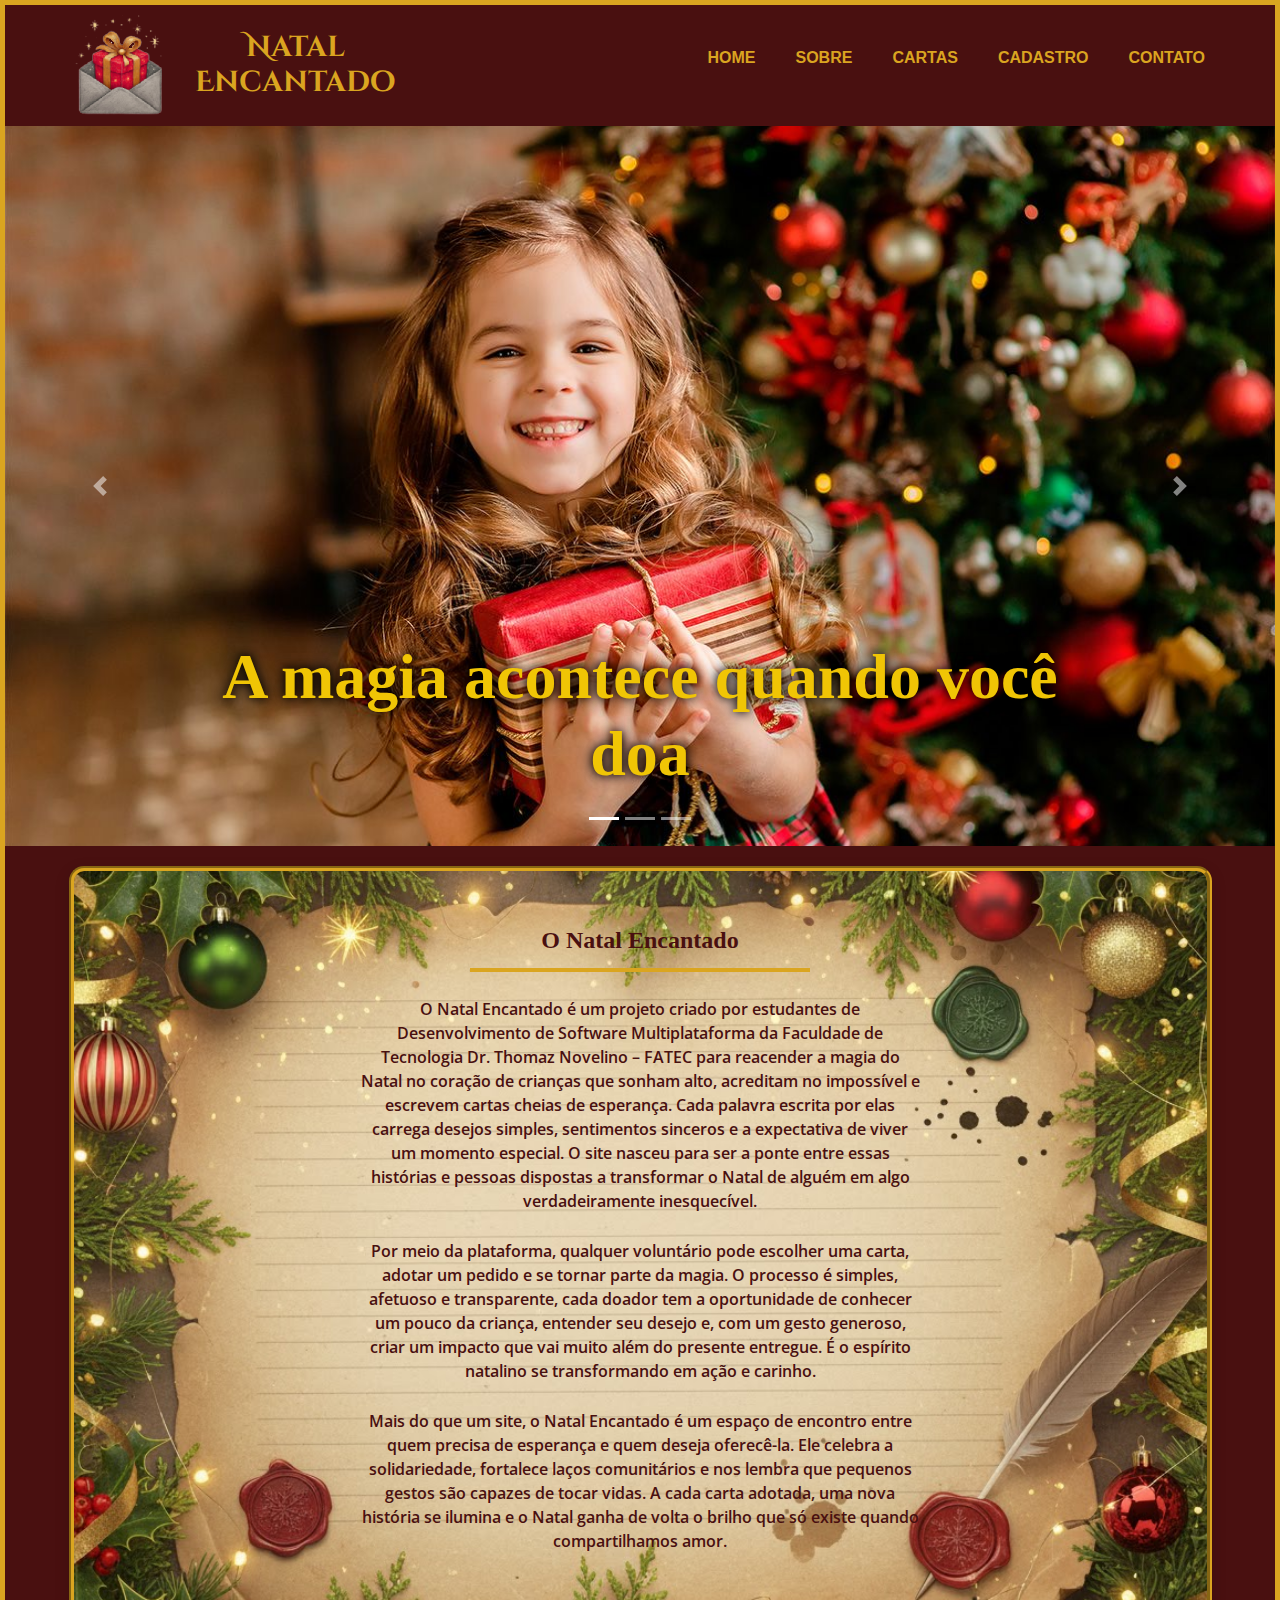
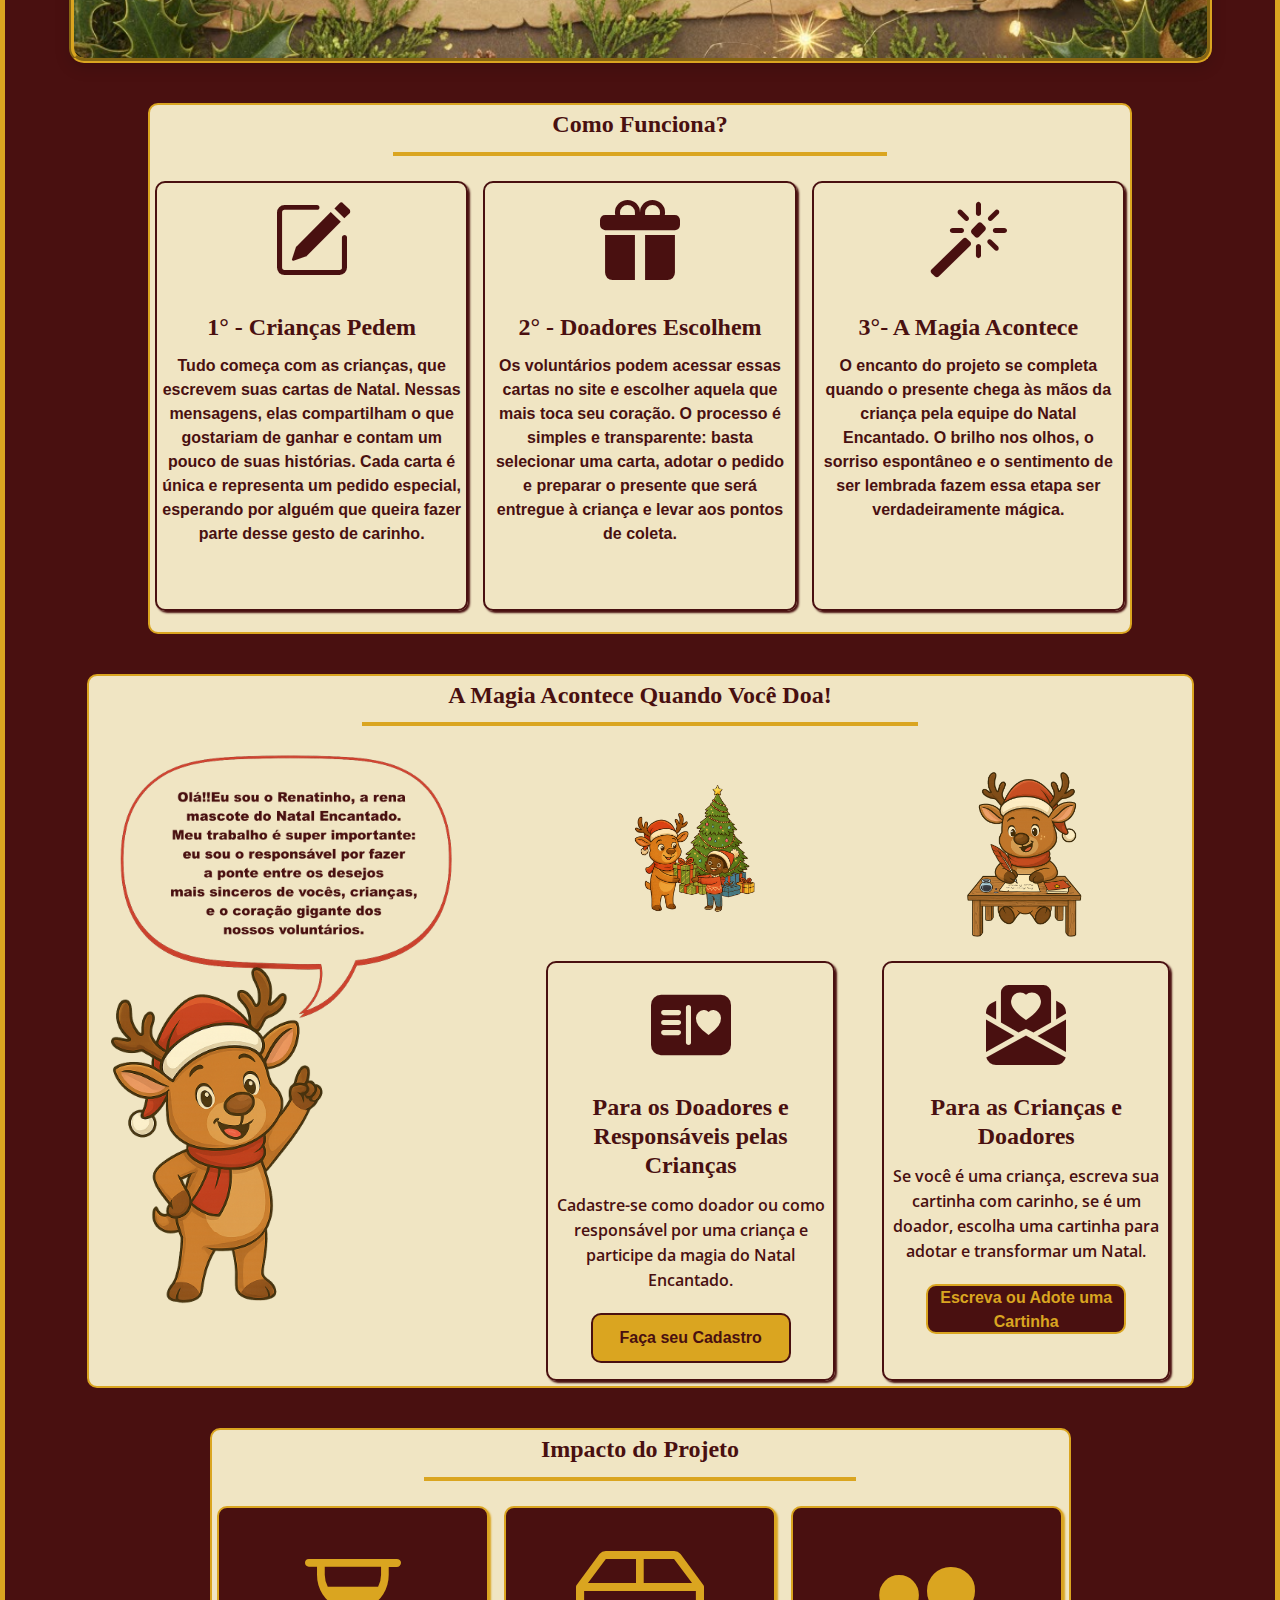
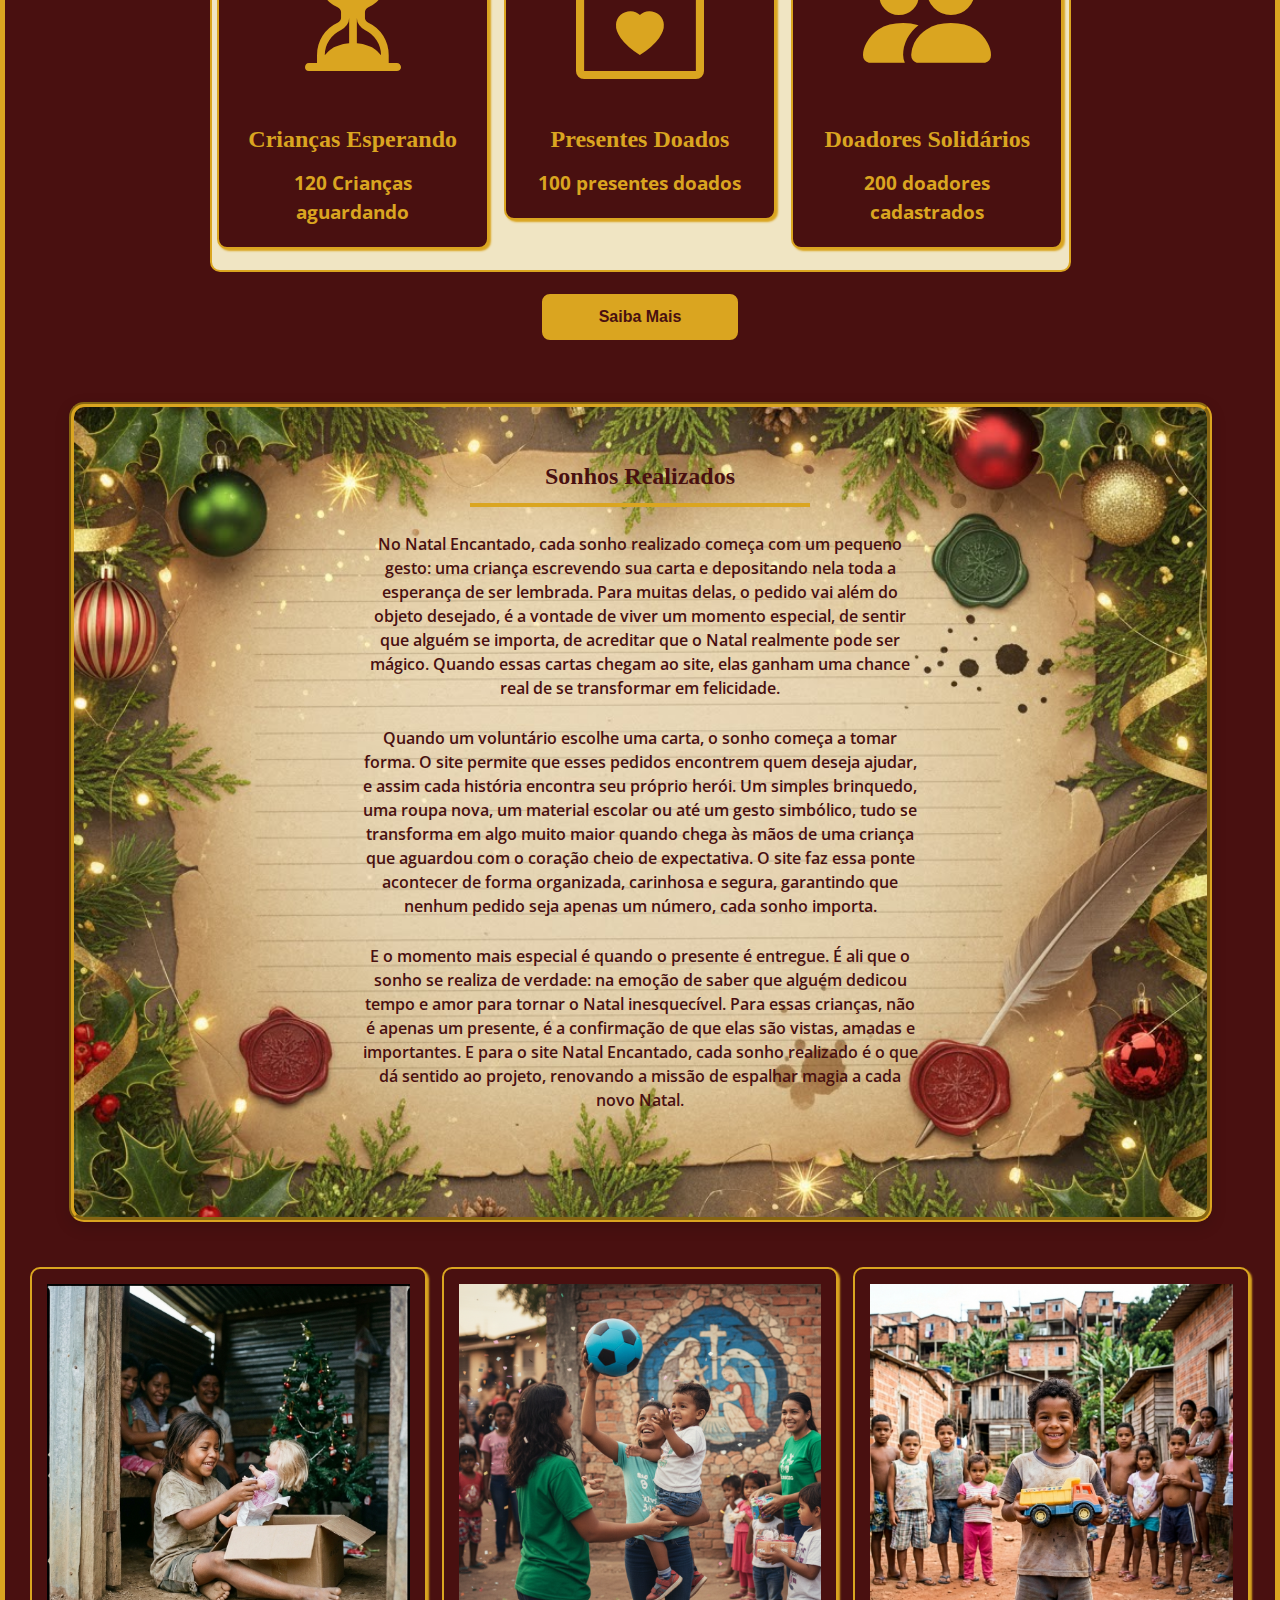
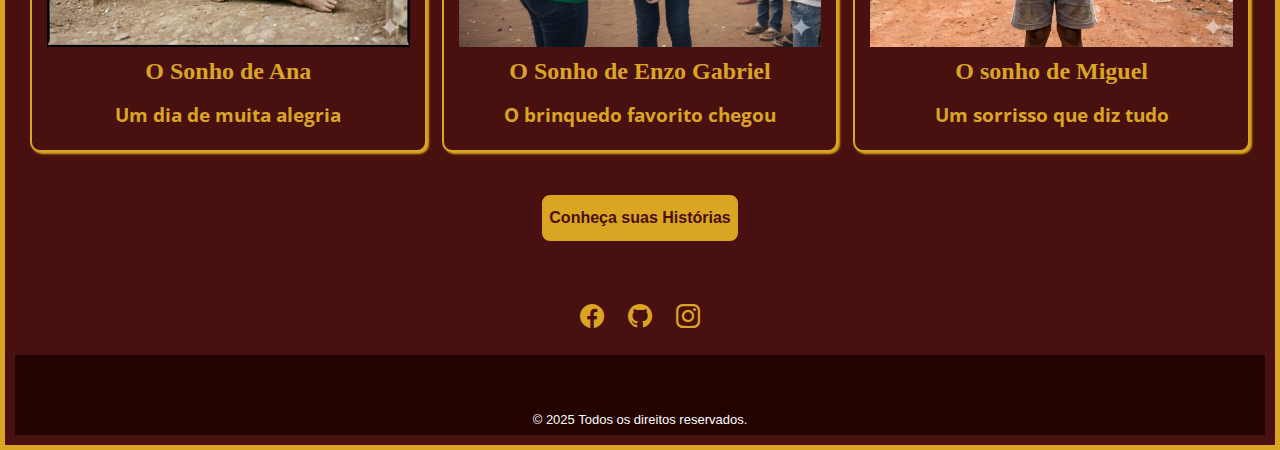
<file: index.html>
<!DOCTYPE html>
<html lang="pt-BR">
  <head>
    <meta charset="UTF-8" />
    <meta name="viewport" content="width=device-width, initial-scale=1.0" />
    <link
      rel="stylesheet"
      href="https://stackpath.bootstrapcdn.com/bootstrap/4.0.0/css/bootstrap.min.css"
    />
    <link
      rel="stylesheet"
      href="https://cdnjs.cloudflare.com/ajax/libs/font-awesome/6.5.0/css/all.min.css"
    />
    <link
      rel="stylesheet"
      href="https://cdn.jsdelivr.net/npm/bootstrap-icons@1.11.3/font/bootstrap-icons.css"
    />
    <link rel="stylesheet" href="./style/style.css" />
    <link
      rel="shortcut icon"
      href="./logotipo/favicon.ico"
      type="image/x-icon"
    />
    <title>Natal Encantado</title>
  </head>

  <body>
    <div id="interface">
      <header id="cabecalho">
        <div id="cabecalho-logotipo">
          <img
            id="cabecalho-logotipo-img"
            src="./logotipo/logotipo.png"
            alt="Logotipo da página"
          />
          <h1>
            Natal <br />
            Encantado
          </h1>
        </div>
        <nav id="cabecalho-menu">
          <h1>Menu Principal</h1>
          <ul>
            <li><a href="index.html">Home</a></li>
            <li><a href="sobre.html">Sobre</a></li>
            <li><a href="cartas.html">Cartas</a></li>
            <li><a href="cadastro.html">Cadastro</a></li>
            <li><a href="#rodape">Contato</a></li>
          </ul>
        </nav>
      </header>
      <main>
        <div id="bannerCarousel" class="carousel slide" data-ride="carousel">
          <ol class="carousel-indicators">
            <li
              data-target="#bannerCarousel"
              data-slide-to="0"
              class="active"
            ></li>
            <li data-target="#bannerCarousel" data-slide-to="1"></li>
            <li data-target="#bannerCarousel" data-slide-to="2"></li>
          </ol>
          <div class="carousel-inner">
            <div class="carousel-item active">
              <img
                class="d-block w-100 carousel-img"
                src="./imagens_crianca/capa-Lista-de-presentes-de-Natal-para-criancas-221122.jpg"
                alt="Criança sorrindo com presente de natal"
              />
              <div class="carousel-caption d-none d-md-block">
                <h2 class="texto-banner">A magia acontece quando você doa</h2>
              </div>
            </div>

            <div class="carousel-item">
              <img
                class="d-block w-100 carousel-img"
                src="./imagens_crianca/capa-presentes-de-natal-dicas-para-acertar-na-escolha-dos-presentes.avif"
                alt="Criança com expressão de surpresa"
              />
              <div class="carousel-caption d-none d-md-block">
                <h2 class="texto-banner">A magia acontece quando você doa</h2>
              </div>
            </div>

            <div class="carousel-item">
              <img
                class="d-block w-100 carousel-img"
                src="./imagens_crianca/natal-espiritual-com-as-criancas.jpg"
                alt="Mãe lendo livro para seus dois filhos"
              />
              <div class="carousel-caption d-none d-md-block">
                <h2 class="texto-banner">A magia acontece quando você doa</h2>
              </div>
            </div>
          </div>
          <a
            class="carousel-control-prev"
            href="#bannerCarousel"
            role="button"
            data-slide="prev"
          >
            <span class="carousel-control-prev-icon" aria-hidden="true"></span>
            <span class="sr-only">Anterior</span>
          </a>
          <a
            class="carousel-control-next"
            href="#bannerCarousel"
            role="button"
            data-slide="next"
          >
            <span class="carousel-control-next-icon" aria-hidden="true"></span>
            <span class="sr-only">Próximo</span>
          </a>
        </div>
        <section id="parte3">
          <div class="carta">
            <div class="texto-carta">
              <h2>O Natal Encantado</h2>
              <hr />
              <p>
                O Natal Encantado é um projeto criado por estudantes de
                Desenvolvimento de Software Multiplataforma da Faculdade de
                Tecnologia Dr. Thomaz Novelino – FATEC para reacender a magia do
                Natal no coração de crianças que sonham alto, acreditam no
                impossível e escrevem cartas cheias de esperança. Cada palavra
                escrita por elas carrega desejos simples, sentimentos sinceros e
                a expectativa de viver um momento especial. O site nasceu para
                ser a ponte entre essas histórias e pessoas dispostas a
                transformar o Natal de alguém em algo verdadeiramente
                inesquecível.
              </p>
              <p>
                Por meio da plataforma, qualquer voluntário pode escolher uma
                carta, adotar um pedido e se tornar parte da magia. O processo é
                simples, afetuoso e transparente, cada doador tem a oportunidade
                de conhecer um pouco da criança, entender seu desejo e, com um
                gesto generoso, criar um impacto que vai muito além do presente
                entregue. É o espírito natalino se transformando em ação e
                carinho.
              </p>
              <p>
                Mais do que um site, o Natal Encantado é um espaço de encontro
                entre quem precisa de esperança e quem deseja oferecê-la. Ele
                celebra a solidariedade, fortalece laços comunitários e nos
                lembra que pequenos gestos são capazes de tocar vidas. A cada
                carta adotada, uma nova história se ilumina e o Natal ganha de
                volta o brilho que só existe quando compartilhamos amor.
              </p>
            </div>
          </div>
        </section>

        <section id="parte2">
          <div id="quadro1">
            <h2>Como Funciona?</h2>
            <hr />
            <div class="container-icones">
              <figure class="container-icones-qd">
                <i class="bi bi-pencil-square"></i>
                <figcaption class="texto-explicativo">
                  <h2>1° - Crianças Pedem</h2>
                  Tudo começa com as crianças, que escrevem suas cartas de
                  Natal. Nessas mensagens, elas compartilham o que gostariam de
                  ganhar e contam um pouco de suas histórias. Cada carta é única
                  e representa um pedido especial, esperando por alguém que
                  queira fazer parte desse gesto de carinho.
                </figcaption>
              </figure>

              <figure class="container-icones-qd">
                <i class="bi bi-gift-fill"></i>
                <figcaption class="texto-explicativo">
                  <h2>2° - Doadores Escolhem</h2>
                  Os voluntários podem acessar essas cartas no site e escolher
                  aquela que mais toca seu coração. O processo é simples e
                  transparente: basta selecionar uma carta, adotar o pedido e
                  preparar o presente que será entregue à criança e levar aos
                  pontos de coleta.
                </figcaption>
              </figure>

              <figure class="container-icones-qd">
                <i class="bi bi-magic"></i>
                <figcaption class="texto-explicativo">
                  <h2>3°- A Magia Acontece</h2>
                  O encanto do projeto se completa quando o presente chega às
                  mãos da criança pela equipe do Natal Encantado. O brilho nos
                  olhos, o sorriso espontâneo e o sentimento de ser lembrada
                  fazem essa etapa ser verdadeiramente mágica.
                </figcaption>
              </figure>
            </div>
          </div>
        </section>
        <section id="parte2">
          <div id="quadro3">
            <h2>A Magia Acontece Quando Você Doa!</h2>
            <hr />
            <div class="container-icones">
              <div>
                <img
                  src="./imagens_sobre/rena30.png"
                  alt="Imagem da rena mascote do site com balão de fala"
                  class="rena1"
                />
              </div>
              <div class="icone-imagem">
                <img
                  src="./imagens_sobre/rena22.png"
                  alt="Rena entregando presente para criança"
                  class="imagem-sobreposta1"
                />
                <div class="container-icones-qdj">
                  <i class="bi bi-postcard-heart-fill"></i>
                  <h2>Para os Doadores e Responsáveis pelas Crianças</h2>
                  <span class="descritivo"
                    >Cadastre-se como doador ou como responsável por uma criança
                    e participe da magia do Natal Encantado.</span
                  >
                  <button type="button" class="botao1">
                    <a href="cadastro.html">Faça seu Cadastro</a>
                  </button>
                </div>
              </div>

              <div class="icone-imagem">
                <img
                  src="./imagens_sobre/rena21.png"
                  alt="Rena escrevendo carta"
                  class="imagem-sobreposta1"
                />
                <div class="container-icones-qdj">
                  <i class="bi bi-envelope-paper-heart-fill"></i>
                  <h2>Para as Crianças e Doadores</h2>
                  <span class="descritivo">
                    Se você é uma criança, escreva sua cartinha com carinho, se
                    é um doador, escolha uma cartinha para adotar e transformar
                    um Natal.</span
                  >
                  <button type="button" class="botao2">
                    <a href="cartas.html">Escreva ou Adote uma Cartinha</a>
                  </button>
                </div>
              </div>
            </div>
          </div>
        </section>
        <section id="parte1">
          <div id="quadro2">
            <h2>Impacto do Projeto</h2>
            <hr />
            <div class="container-icones">
              <figure class="container-icones-qdi">
                ️<i class="bi bi-hourglass-split"></i>
                <figcaption class="texto-explicativo">
                  <h2>Crianças Esperando</h2>
                  <span class="texto-impacto">120 Crianças aguardando</span>
                </figcaption>
              </figure>

              <figure class="container-icones-qdi">
                <i class="bi bi-box2-heart"></i>
                <figcaption class="texto-explicativo">
                  <h2>Presentes Doados</h2>
                  <span class="texto-impacto">100 presentes doados</span>
                </figcaption>
              </figure>

              <figure class="container-icones-qdi">
                <i class="bi bi-people-fill"></i>
                <figcaption class="texto-explicativo">
                  <h2>Doadores Solidários</h2>
                  <span class="texto-impacto">200 doadores cadastrados</span>
                </figcaption>
              </figure>
            </div>
          </div>
          <div class="botao">
            <button type="button" class="botao1">
              <a href="impacto.html">Saiba Mais</a>
            </button>
          </div>
        </section>
        <section id="parte3">
          <div class="carta">
            <div class="texto-carta">
              <h2>Sonhos Realizados</h2>
              <hr />
              <p>
                No Natal Encantado, cada sonho realizado começa com um pequeno
                gesto: uma criança escrevendo sua carta e depositando nela toda
                a esperança de ser lembrada. Para muitas delas, o pedido vai
                além do objeto desejado, é a vontade de viver um momento
                especial, de sentir que alguém se importa, de acreditar que o
                Natal realmente pode ser mágico. Quando essas cartas chegam ao
                site, elas ganham uma chance real de se transformar em
                felicidade.
              </p>
              <p>
                Quando um voluntário escolhe uma carta, o sonho começa a tomar
                forma. O site permite que esses pedidos encontrem quem deseja
                ajudar, e assim cada história encontra seu próprio herói. Um
                simples brinquedo, uma roupa nova, um material escolar ou até um
                gesto simbólico, tudo se transforma em algo muito maior quando
                chega às mãos de uma criança que aguardou com o coração cheio de
                expectativa. O site faz essa ponte acontecer de forma
                organizada, carinhosa e segura, garantindo que nenhum pedido
                seja apenas um número, cada sonho importa.
              </p>
              <p>
                E o momento mais especial é quando o presente é entregue. É ali
                que o sonho se realiza de verdade: na emoção de saber que alguém
                dedicou tempo e amor para tornar o Natal inesquecível. Para
                essas crianças, não é apenas um presente, é a confirmação de que
                elas são vistas, amadas e importantes. E para o site Natal
                Encantado, cada sonho realizado é o que dá sentido ao projeto,
                renovando a missão de espalhar magia a cada novo Natal.
              </p>
            </div>
          </div>
        </section>
        <section id="parte2">
          <div class="container-icones">
            <figure class="container-icones-qdi">
              <img
                class="imagem-icone"
                src="./icones/sr4.png"
                alt="Menina sentada no chão com uma boneca"
              />
              <figcaption class="texto-explicativo">
                <h2>O Sonho de Ana</h2>
                <span class="texto-impacto">Um dia de muita alegria</span>
              </figcaption>
            </figure>

            <figure class="container-icones-qdi">
              <img
                class="imagem-icone"
                src="./icones/sr2.png"
                alt="Mulheres segurando uma criança e uma bola de futebol"
              />

              <figcaption class="texto-explicativo">
                <h2>O Sonho de Enzo Gabriel</h2>
                <span class="texto-impacto">O brinquedo favorito chegou</span>
              </figcaption>
            </figure>

            <figure class="container-icones-qdi">
              <img
                class="imagem-icone"
                src="./icones/sr6.png"
                alt="Menino sorriondo com um carrinho de brinquedo na mão"
              />
              <figcaption class="texto-explicativo">
                <h2>O sonho de Miguel</h2>
                <span class="texto-impacto">Um sorrisso que diz tudo</span>
              </figcaption>
            </figure>
          </div>
          <div class="botao">
            <button type="button" class="botao1">
              <a href="sonhos.html">Conheça suas Histórias</a>
            </button>
          </div>
        </section>
      </main>
      <footer id="rodape">
        <p>
          <a href="https://www.facebook.com/?locale=pt_BR" target="_blank"
            ><i class="bi bi-facebook"></i
          ></a>
          <a href="https://github.com/signup" target="_blank"
            ><i class="bi bi-github"></i
          ></a>
          <a href="https://www.instagram.com/" target="_blank"
            ><i class="bi bi-instagram"></i
          ></a>
        </p>
        <div id="rodape2">
          <span class="rodape2-texto"
            >&copy; 2025 Todos os direitos reservados.</span
          >
        </div>
      </footer>
    </div>
    <!-- Bootstrap JS, Popper.js e jQuery -->
    <script src="https://code.jquery.com/jquery-3.2.1.slim.min.js"></script>
    <script src="https://cdnjs.cloudflare.com/ajax/libs/popper.js/1.12.9/umd/popper.min.js"></script>
    <script src="https://maxcdn.bootstrapcdn.com/bootstrap/4.0.0/js/bootstrap.min.js"></script>
  </body>
</html>
</file>
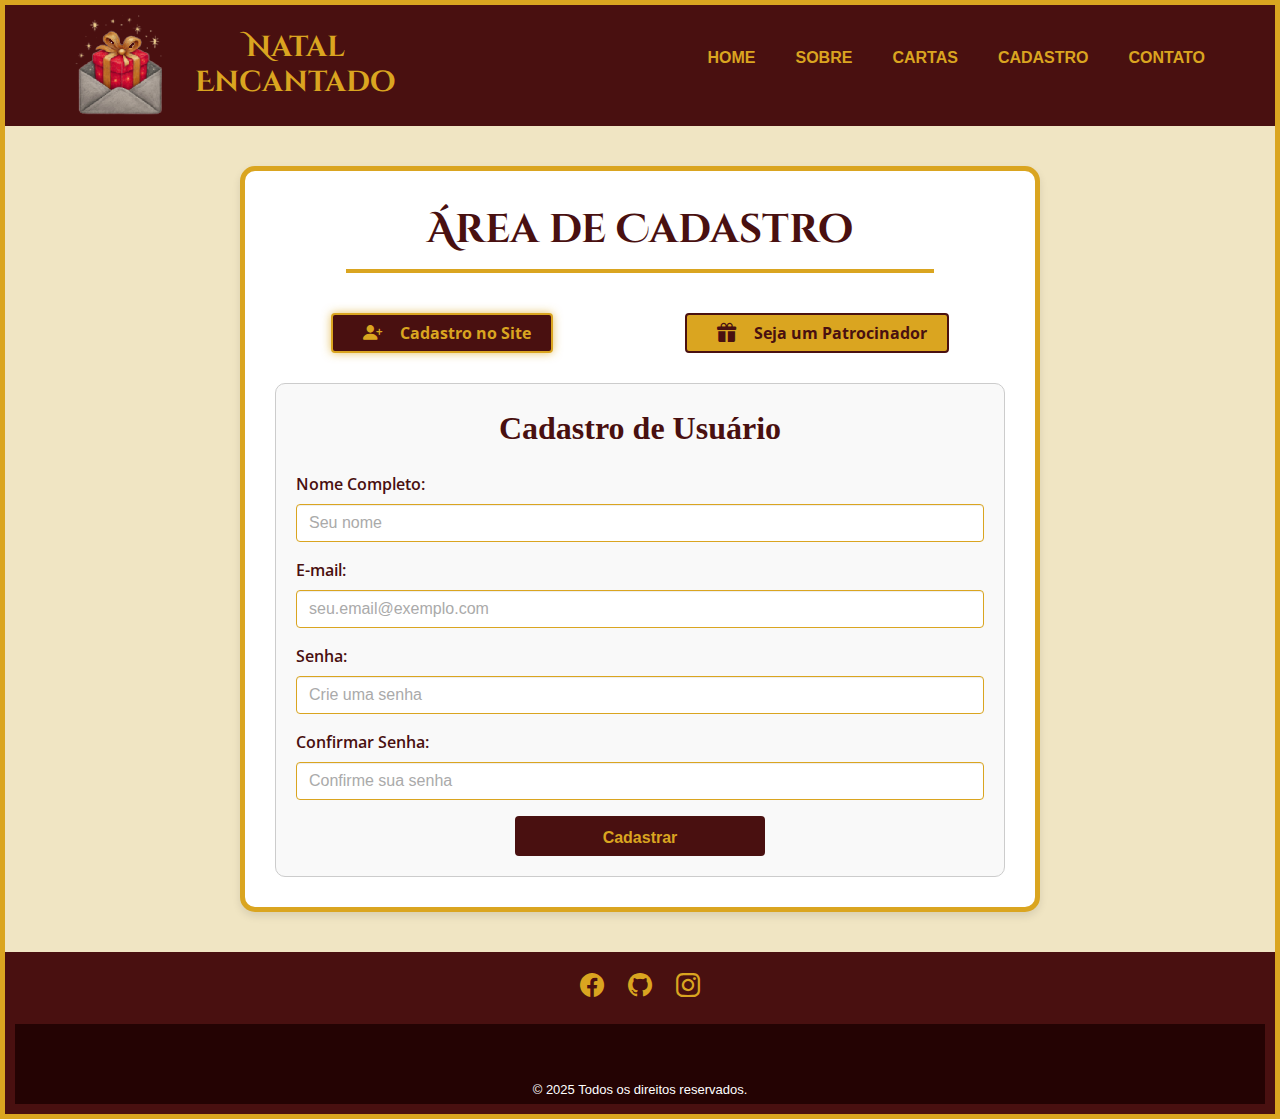
<file: cadastro.html>
<!DOCTYPE html>
<html lang="pt-BR">
  <head>
    <meta charset="UTF-8" />
    <meta name="viewport" content="width=device-width, initial-scale=1.0" />
    <link
      rel="stylesheet"
      href="https://stackpath.bootstrapcdn.com/bootstrap/4.0.0/css/bootstrap.min.css"
    />
    <link
      rel="stylesheet"
      href="https://cdnjs.cloudflare.com/ajax/libs/font-awesome/6.5.0/css/all.min.css"
    />
    <link
      rel="stylesheet"
      href="https://cdn.jsdelivr.net/npm/bootstrap-icons@1.11.3/font/bootstrap-icons.css"
    />
    <link rel="stylesheet" href="./style/style.css" />
    <link rel="stylesheet" href="./style/cadastro.css" />
    <link
      rel="shortcut icon"
      href="./logotipo/favicon.ico"
      type="image/x-icon"
    />
    <title>Natal Encantado</title>
  </head>

  <body>
    <div id="interface">
      <header id="cabecalho">
        <div id="cabecalho-logotipo">
          <img
            id="cabecalho-logotipo-img"
            src="./logotipo/logotipo.png"
            alt="Logotipo da página"
          />
          <h1>
            Natal <br />
            Encantado
          </h1>
        </div>
        <nav id="cabecalho-menu">
          <h1>Menu Principal</h1>
          <ul>
            <li><a href="index.html">Home</a></li>
            <li><a href="sobre.html">Sobre</a></li>
            <li><a href="cartas.html">Cartas</a></li>
            <li><a href="cadastro.html">Cadastro</a></li>
            <li><a href="#rodape">Contato</a></li>
          </ul>
        </nav>
      </header>
      <main id="cadastro-main">
        <section id="cadastro-container">
          <h2 class="titulo-principal">Área de Cadastro</h2>
          <hr />

          <div id="opcoes-cadastro">
            <button class="btn btn-opcao active" data-form="cadastro-site">
              <i class="bi bi-person-plus-fill"></i> Cadastro no Site
            </button>

            <button class="btn btn-opcao" data-form="patrocinador">
              <i class="bi bi-gift-fill"></i> Seja um Patrocinador
            </button>
          </div>
          <form id="cadastro-site" class="form-cadastro active">
            <h3 class="form-titulo">Cadastro de Usuário</h3>
            <div class="form-group">
              <label for="nome-site">Nome Completo:</label>
              <input
                type="text"
                class="form-control"
                id="nome-site"
                placeholder="Seu nome"
                required
              />
            </div>
            <div class="form-group">
              <label for="email-site">E-mail:</label>
              <input
                type="email"
                class="form-control"
                id="email-site"
                placeholder="seu.email@exemplo.com"
                required
              />
            </div>
            <div class="form-group">
              <label for="senha-site">Senha:</label>
              <input
                type="password"
                class="form-control"
                id="senha-site"
                placeholder="Crie uma senha"
                required
              />
            </div>
            <div class="form-group">
              <label for="confirmar-senha-site">Confirmar Senha:</label>
              <input
                type="password"
                class="form-control"
                id="confirmar-senha-site"
                placeholder="Confirme sua senha"
                required
              />
            </div>
            <button type="submit" class="btn btn-submit">Cadastrar</button>
          </form>
          <form id="patrocinador" class="form-cadastro hidden">
            <h3 class="form-titulo">Seja um Patrocinador</h3>
            <p class="form-descricao">
              Deixe seus dados e entraremos em contato para formalizar sua
              parceria e espalhar a magia do Natal!
            </p>
            <div class="form-group">
              <label for="nome-patrocinador">Nome/Empresa:</label>
              <input
                type="text"
                class="form-control"
                id="nome-patrocinador"
                placeholder="Seu nome ou nome da empresa"
                required
              />
            </div>
            <div class="form-group">
              <label for="email-patrocinador">E-mail:</label>
              <input
                type="email"
                class="form-control"
                id="email-patrocinador"
                placeholder="seu.email@exemplo.com"
                required
              />
            </div>
            <div class="form-group">
              <label for="telefone-patrocinador">Telefone:</label>
              <input
                type="tel"
                class="form-control"
                id="telefone-patrocinador"
                placeholder="(XX) XXXXX-XXXX"
                required
              />
            </div>
            <button type="submit" class="btn btn-submit">
              Enviar Proposta
            </button>
          </form>
        </section>
      </main>

      <footer id="rodape">
        <p>
          <a href="https://www.facebook.com/?locale=pt_BR" target="_blank"
            ><i class="bi bi-facebook"></i
          ></a>
          <a href="https://github.com/signup" target="_blank"
            ><i class="bi bi-github"></i
          ></a>
          <a href="https://www.instagram.com/" target="_blank"
            ><i class="bi bi-instagram"></i
          ></a>
        </p>
        <div id="rodape2">
          <span class="rodape2-texto"
            >&copy; 2025 Todos os direitos reservados.</span
          >
        </div>
      </footer>
    </div>
    <!-- Bootstrap JS, Popper.js e jQuery -->
    <script src="https://code.jquery.com/jquery-3.2.1.slim.min.js"></script>
    <script src="https://cdnjs.cloudflare.com/ajax/libs/popper.js/1.12.9/umd/popper.min.js"></script>
    <script src="https://maxcdn.bootstrapcdn.com/bootstrap/4.0.0/js/bootstrap.min.js"></script>
    <script src="./script/cadastro.js"></script>
  </body>
</html>
</file>
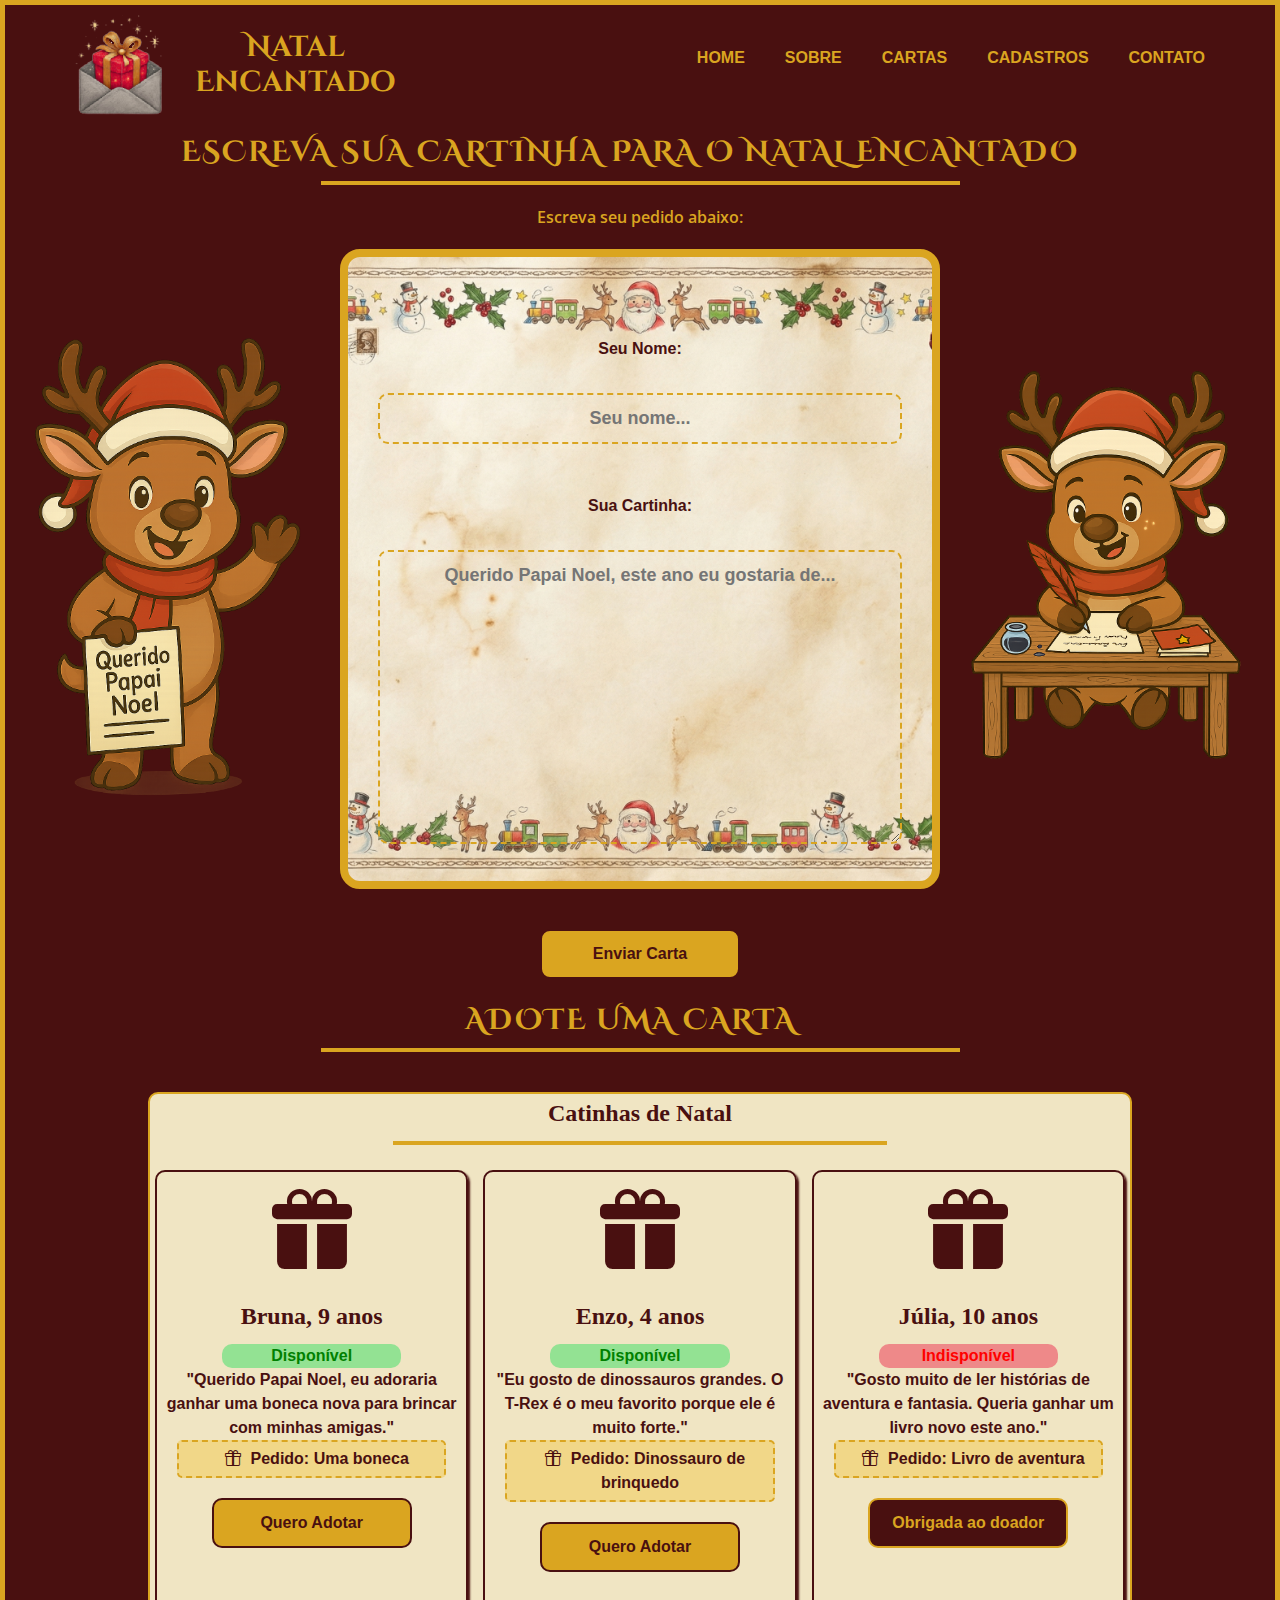
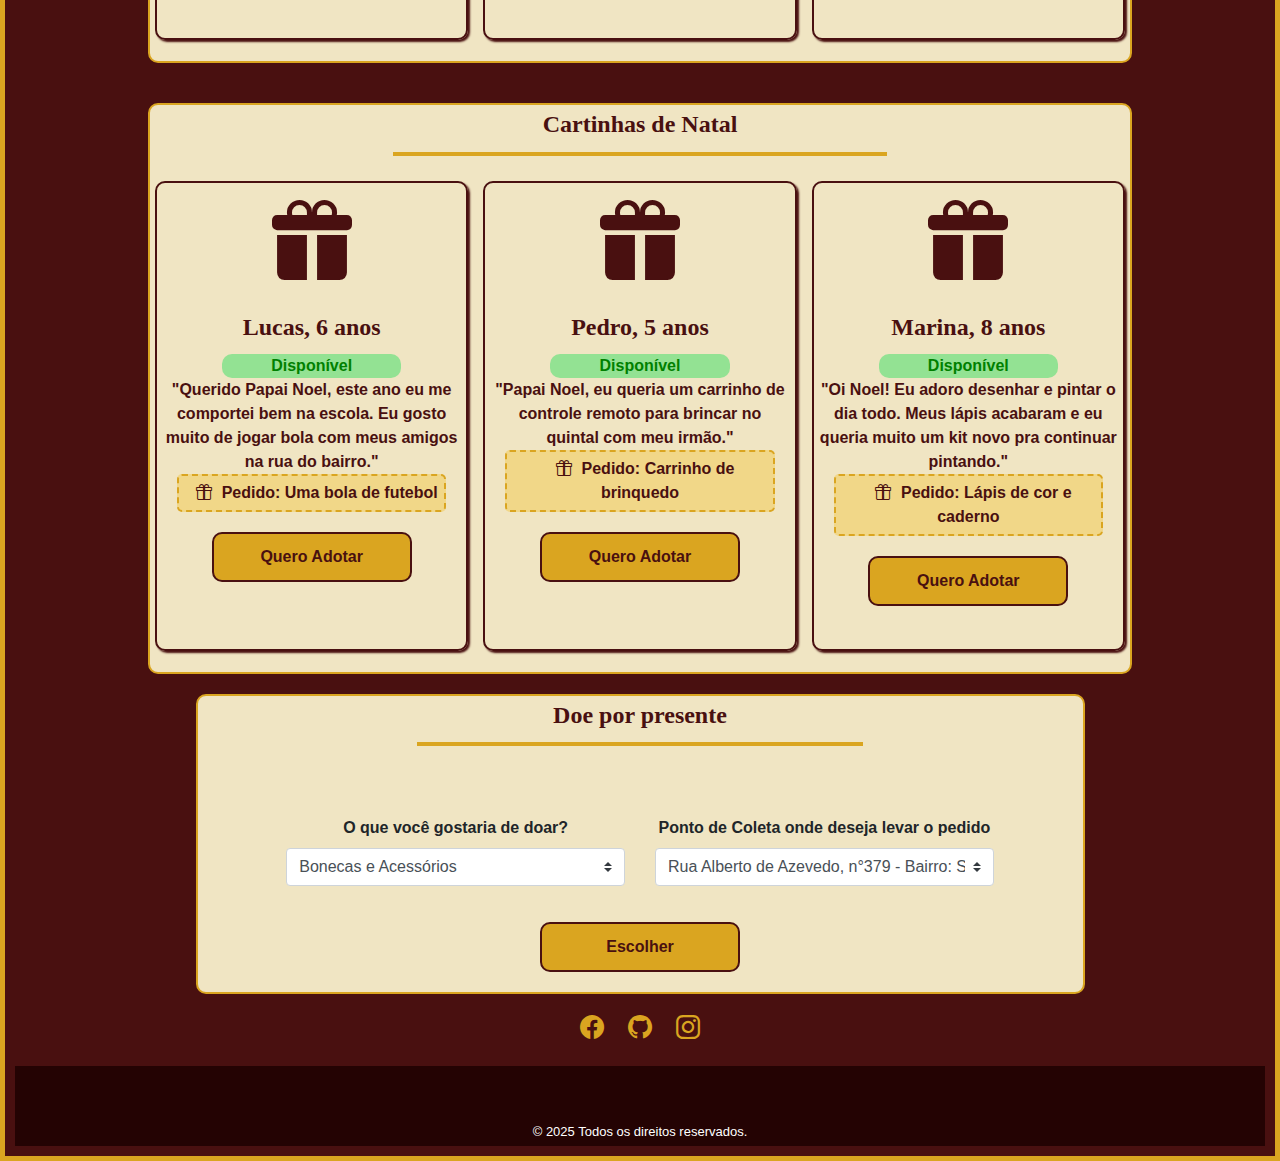
<file: cartas.html>
<!DOCTYPE html>
<html lang="pt-BR">
  <head>
    <meta charset="UTF-8" />
    <meta name="viewport" content="width=device-width, initial-scale=1.0" />
    <link
      rel="stylesheet"
      href="https://stackpath.bootstrapcdn.com/bootstrap/4.0.0/css/bootstrap.min.css"
    />
    <link
      rel="stylesheet"
      href="https://cdnjs.cloudflare.com/ajax/libs/font-awesome/6.5.0/css/all.min.css"
    />
    <link
      rel="stylesheet"
      href="https://cdn.jsdelivr.net/npm/bootstrap-icons@1.11.3/font/bootstrap-icons.css"
    />
    <link rel="stylesheet" href="./style/style.css" />
    <link rel="stylesheet" href="./style/cartas.css" />
    <link
      rel="shortcut icon"
      href="./logotipo/favicon.ico"
      type="image/x-icon"
    />
    <title>Natal Encantado</title>
  </head>

  <body>
    <div id="interface">
      <header id="cabecalho">
        <div id="cabecalho-logotipo">
          <img
            id="cabecalho-logotipo-img"
            src="./logotipo/logotipo.png"
            alt="Logotipo da página"
          />
          <h1>
            Natal <br />
            Encantado
          </h1>
        </div>
        <nav id="cabecalho-menu">
          <h1>Menu Principal</h1>
          <ul>
            <li><a href="index.html">Home</a></li>
            <li><a href="sobre.html">Sobre</a></li>
            <li><a href="cartas.html">Cartas</a></li>
            <li><a href="cadastro.html">Cadastros</a></li>
            <li><a href="#rodape">Contato</a></li>
          </ul>
        </nav>
      </header>
      <main>
        <h1 class="titulo-carta">Escreva sua Cartinha para o Natal Encantado</h1>
        <hr />
        <span class="pedido">Escreva seu pedido abaixo:</span>

        <section class="cartas">
          <img
            src="./imagens_sobre/rena3.png"
            alt="Rena segurando carta de natal"
            class="rena-carta"
          />
          <div class="pergaminho">
            <form>
              <label>Seu Nome:</label><br />
              <input type="text" placeholder="Seu nome..." /><br />

              <label>Sua Cartinha:</label><br />
              <textarea
                rows="10"
                placeholder="Querido Papai Noel, este ano eu gostaria de..."
              ></textarea
              ><br />
            </form>
          </div>
          <img
            src="./imagens_sobre/rena21.png"
            alt="Rena escrevendo carta de natal"
            class="rena-carta"
          />
        </section>
        <button type="submit" onclick="enviar()" class="botao1">
          Enviar Carta
        </button>

        <h1 class="titulo-carta">Adote uma Carta</h1>
        <hr />
        <section id="parte2">
          <div id="quadro1">
            <h2>Catinhas de Natal</h2>
            <hr />
            <div class="container-icones">
              <figure class="container-icones-qdp">
                <i class="bi bi-gift-fill"></i>
                <figcaption class="texto-explicativo">
                  <h2>Bruna, 9 anos</h2>
                  <div class="di">Disponível</div>
                  "Querido Papai Noel, eu adoraria ganhar uma boneca nova para
                  brincar com minhas amigas."
                  <div class="presente">
                    <i class="bi bi-gift"></i>Pedido: Uma boneca
                  </div>
                  <button type="submit" onclick="adotar()" class="botao1">
                    Quero Adotar
                  </button>
                </figcaption>
              </figure>

              <figure class="container-icones-qdp">
                <i class="bi bi-gift-fill"></i>
                <figcaption class="texto-explicativo">
                  <h2>Enzo, 4 anos</h2>
                  <div class="di">Disponível</div>
                  "Eu gosto de dinossauros grandes. O T-Rex é o meu favorito
                  porque ele é muito forte."
                  <div class="presente">
                    <i class="bi bi-gift"></i>Pedido: Dinossauro de brinquedo
                  </div>
                  <button type="submit" onclick="adotar()" class="botao1">
                    Quero Adotar
                  </button>
                </figcaption>
              </figure>

              <figure class="container-icones-qdp">
                <i class="bi bi-gift-fill"></i>
                <figcaption class="texto-explicativo">
                  <h2>Júlia, 10 anos</h2>
                  <div class="in">Indisponível</div>
                  "Gosto muito de ler histórias de aventura e fantasia. Queria
                  ganhar um livro novo este ano."
                  <div class="presente">
                    <i class="bi bi-gift"></i>Pedido: Livro de aventura
                  </div>
                  <button type="submit" onclick="adotado()" class="botao2">
                    Obrigada ao doador
                  </button>
                </figcaption>
              </figure>
            </div>
          </div>
        </section>
        <section id="parte2">
          <div id="quadro1">
            <h2>Cartinhas de Natal</h2>
            <hr />
            <div class="container-icones">
              <figure class="container-icones-qdp">
                <i class="bi bi-gift-fill"></i>
                <figcaption class="texto-explicativo">
                  <h2>Lucas, 6 anos</h2>
                  <div class="di">Disponível</div>
                  "Querido Papai Noel, este ano eu me comportei bem na escola.
                  Eu gosto muito de jogar bola com meus amigos na rua do
                  bairro."
                  <div class="presente">
                    <i class="bi bi-gift"></i>Pedido: Uma bola de futebol
                  </div>
                  <button type="submit" onclick="adotar()" class="botao1">
                    Quero Adotar
                  </button>
                </figcaption>
              </figure>

              <figure class="container-icones-qdp">
                <i class="bi bi-gift-fill"></i>
                <figcaption class="texto-explicativo">
                  <h2>Pedro, 5 anos</h2>
                  <div class="di">Disponível</div>
                  "Papai Noel, eu queria um carrinho de controle remoto para
                  brincar no quintal com meu irmão."
                  <div class="presente">
                    <i class="bi bi-gift"></i>Pedido: Carrinho de brinquedo
                  </div>
                  <button type="submit" onclick="adotar()" class="botao1">
                    Quero Adotar
                  </button>
                </figcaption>
              </figure>

              <figure class="container-icones-qdp">
                <i class="bi bi-gift-fill"></i>
                <figcaption class="texto-explicativo">
                  <h2>Marina, 8 anos</h2>
                  <div class="di">Disponível</div>
                  "Oi Noel! Eu adoro desenhar e pintar o dia todo. Meus lápis
                  acabaram e eu queria muito um kit novo pra continuar
                  pintando."
                  <div class="presente">
                    <i class="bi bi-gift"></i>Pedido: Lápis de cor e caderno
                  </div>
                  <button type="submit" onclick="adotar()" class="botao1">
                    Quero Adotar
                  </button>
                </figcaption>
              </figure>
            </div>
          </div>
        </section>
        <section>
          <div id="quadro2">
            <h2>Doe por presente</h2>
            <hr />
            <div class="formulario-presente">
              <div class="form-group col-md-5">
                <label for="presente" class="control-label"
                  >O que você gostaria de doar?</label
                >
                <select class="custom-select" id="presente" required>
                  <optgroup label="Brinquedos">
                    <option value="bonecas">Bonecas e Acessórios</option>
                    <option value="veiculos">Carrinhos e Veículos</option>
                    <option value="herois">
                      Bonecos de Super-herois e outros
                    </option>
                    <option value="jogos">Jogos e Quebra-Cabeças</option>
                    <option value="educativos">
                      Brinquedos Educativos/Montar
                    </option>
                  </optgroup>

                  <optgroup label="Esportes e Lazer">
                    <option value="bolas">
                      Bola de Futebol/Vôlei/Basquete
                    </option>
                    <option value="rodas">Skate/Patins/Patinete</option>
                    <option value="bicicleta">Bicicleta</option>
                  </optgroup>

                  <optgroup label="Escola e Arte">
                    <option value="kit-escolar">Kit de Lápis e Caderno</option>
                    <option value="mochila">Mochila ou Estojo</option>
                    <option value="livros">Livros e Gibis</option>
                    <option value="arte">Tintas e Pintura</option>
                  </optgroup>

                  <optgroup label="Roupas e Calçados">
                    <option value="roupa">Roupas</option>
                    <option value="tenis">Tênis</option>
                    <option value="sandalia">Sandália/Chinelo</option>
                  </optgroup>

                  <optgroup label="Outros">
                    <option value="higiene">Kit de Higiene/Beleza</option>
                    <option value="tecnologia">Eletrônicos</option>
                    <option value="outro">Outro</option>
                  </optgroup>
                </select>
              </div>
              <div class="form-group col-md-5">
                <label for="local" class="control-label"
                  >Ponto de Coleta onde deseja levar o pedido</label
                >
                <select class="custom-select" id="local" required>
                  <option value="rua1">
                    Rua Alberto de Azevedo, n°379 - Bairro: Santa Helena -
                    Franca/SP
                  </option>
                  <option value="rua2">
                    Avenida Paulo Pucci, n°79 - Bairro: Santa Efigênia -
                    Franca/SP
                  </option>
                  <option value="rua3">
                    Rua Cândido Portinari, n°899 - Bairro: Campos Elísios -
                    Franca/SP
                  </option>
                  <option value="rua4">
                    Rua Augusto dos Anjos, n°551 - Bairro: Jardim das Oliveiras
                    - Franca/SP
                  </option>
                  <option value="rua5">
                    Rua Manoel de Barros, n°628 - Bairro: Jardim Esmeralda -
                    Franca/SP
                  </option>
                </select>
              </div>
            </div>
            <button type="submit" onclick="escolher()" class="botao1">
              Escolher
            </button>
          </div>
        </section>
      </main>
      <footer id="rodape">
        <p>
          <a href="https://www.facebook.com/?locale=pt_BR" target="_blank"
            ><i class="bi bi-facebook"></i
          ></a>
          <a href="https://github.com/signup" target="_blank"
            ><i class="bi bi-github"></i
          ></a>
          <a href="https://www.instagram.com/" target="_blank"
            ><i class="bi bi-instagram"></i
          ></a>
        </p>
        <div id="rodape2">
          <span class="rodape2-texto"
            >&copy; 2025 Todos os direitos reservados.</span
          >
        </div>
      </footer>
    </div>
    <!-- Bootstrap JS, Popper.js e jQuery -->
    <script src="https://code.jquery.com/jquery-3.2.1.slim.min.js"></script>
    <script src="https://cdnjs.cloudflare.com/ajax/libs/popper.js/1.12.9/umd/popper.min.js"></script>
    <script src="https://maxcdn.bootstrapcdn.com/bootstrap/4.0.0/js/bootstrap.min.js"></script>
    <script src="./script/carta.js"></script>
  </body>
</html>
</file>
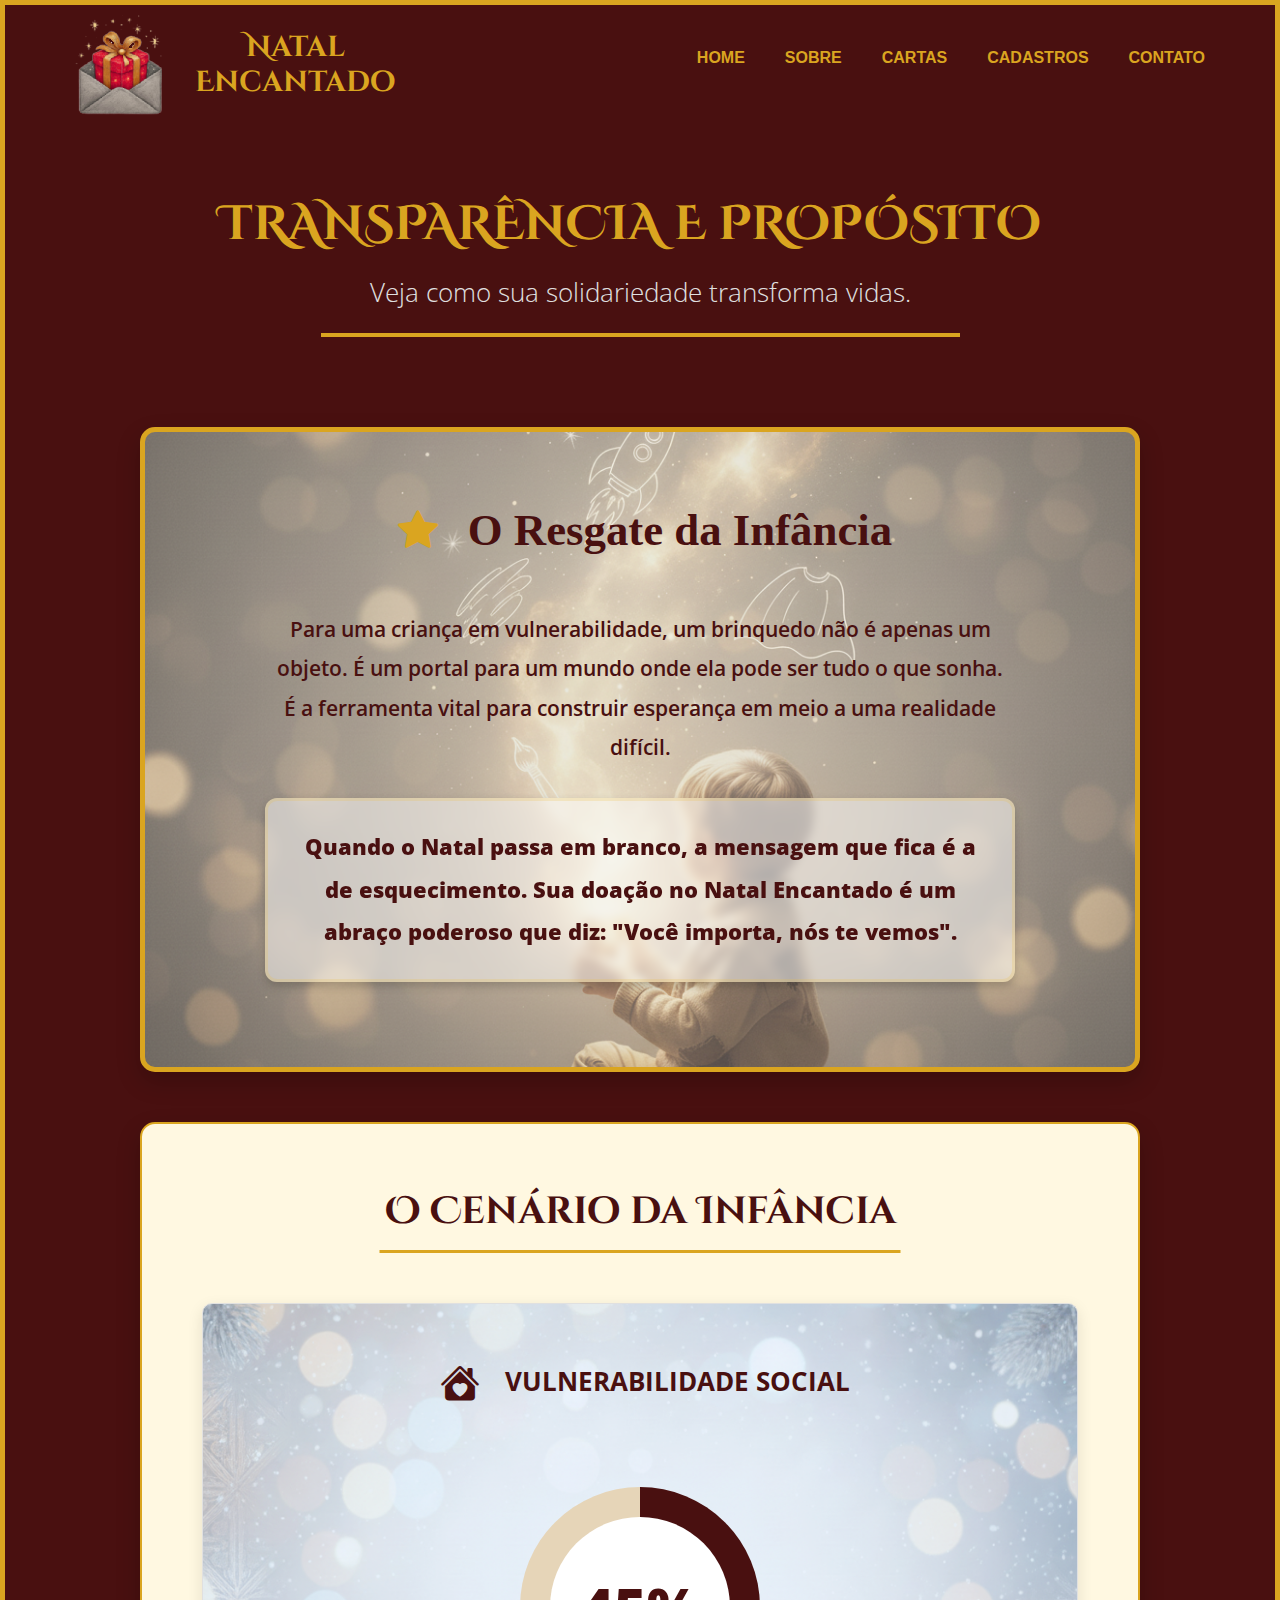
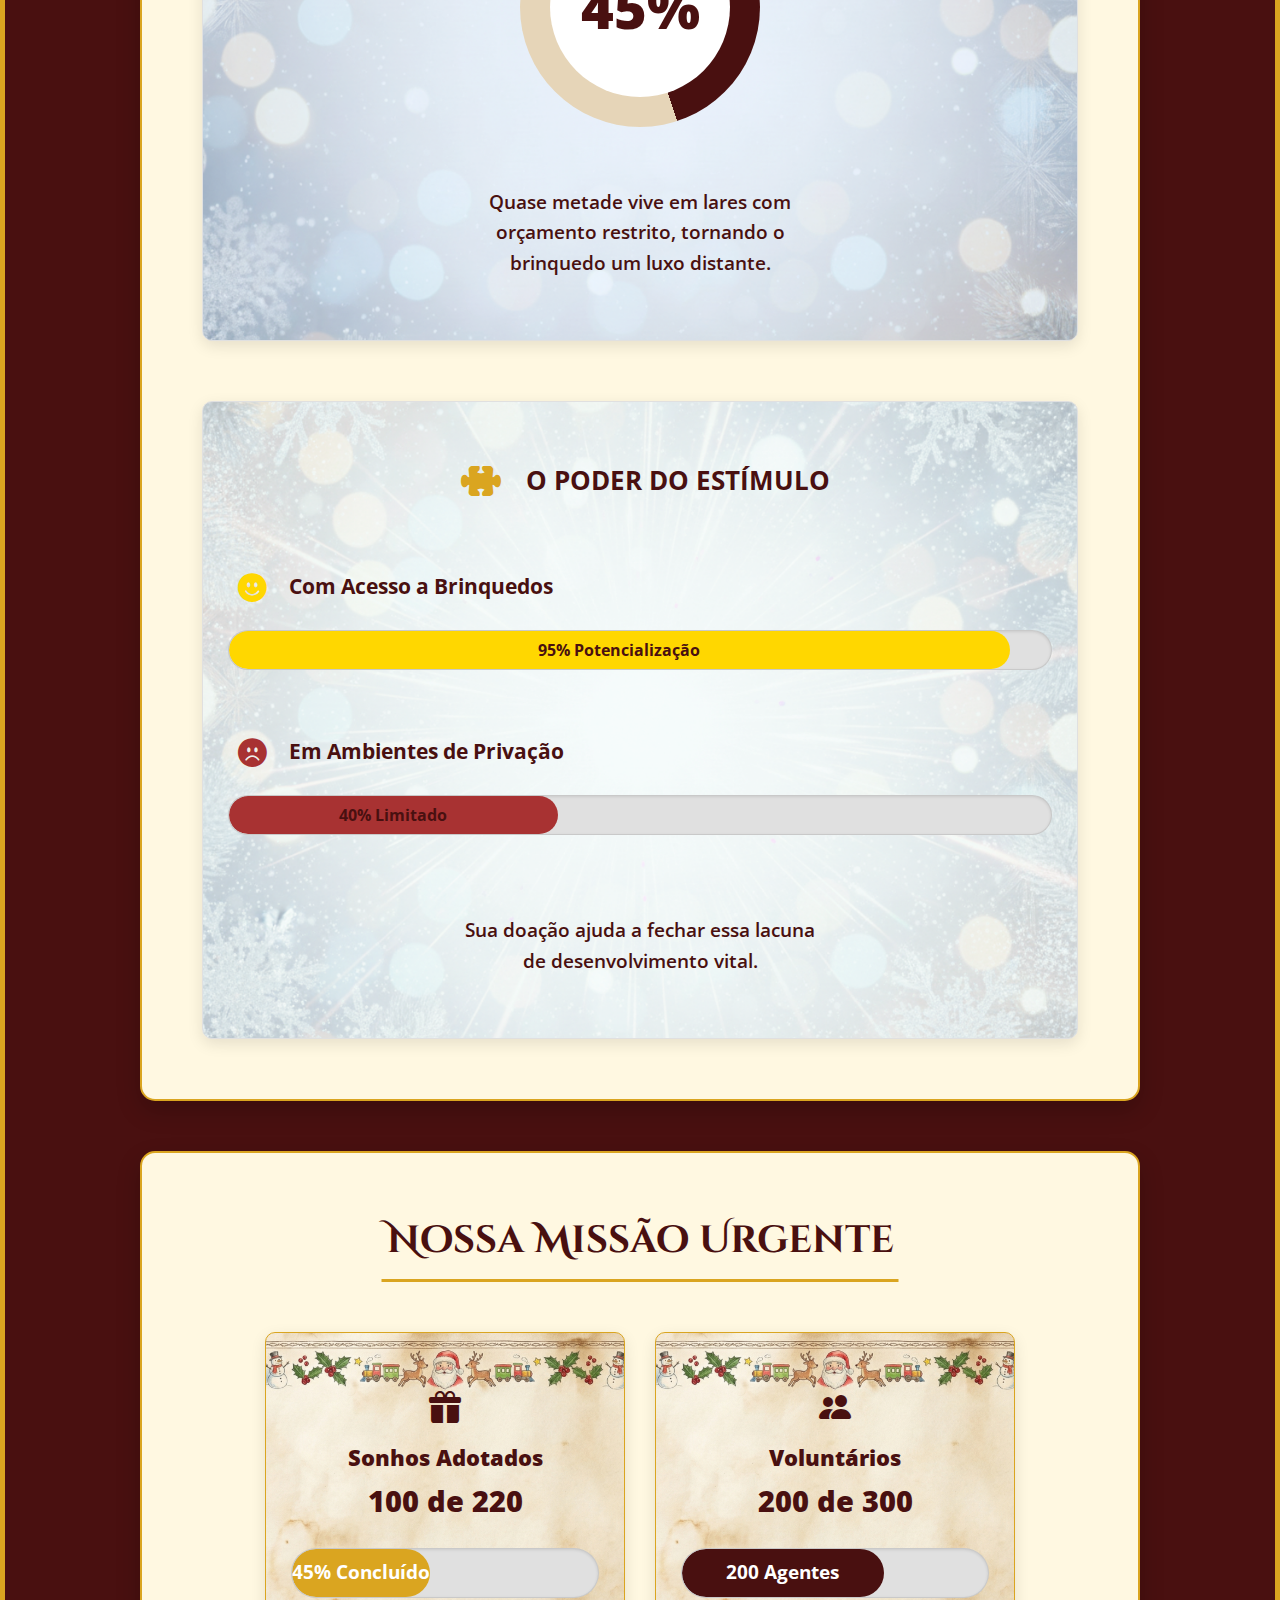
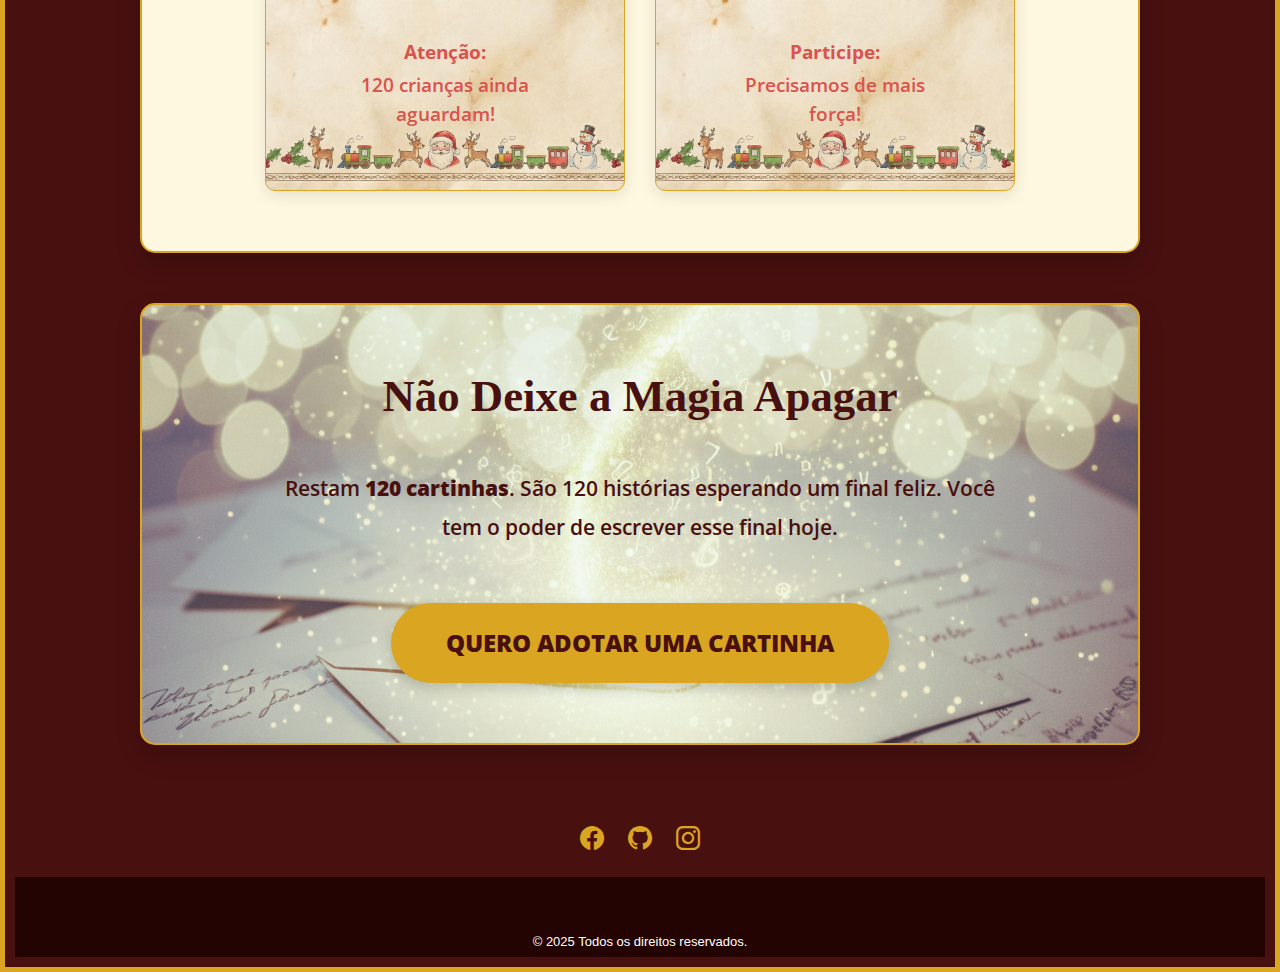
<file: impacto.html>
<!DOCTYPE html>
<html lang="pt-BR">
  <head>
    <meta charset="UTF-8" />
    <meta name="viewport" content="width=device-width, initial-scale=1.0" />
    <link
      rel="stylesheet"
      href="https://stackpath.bootstrapcdn.com/bootstrap/4.0.0/css/bootstrap.min.css"
    />
    <link
      rel="stylesheet"
      href="https://cdnjs.cloudflare.com/ajax/libs/font-awesome/6.5.0/css/all.min.css"
    />
    <link
      rel="stylesheet"
      href="https://cdn.jsdelivr.net/npm/bootstrap-icons@1.11.3/font/bootstrap-icons.css"
    />
    <link rel="stylesheet" href="./style/style.css" />
    <link rel="stylesheet" href="./style/impacto.css" />
    <link
      rel="shortcut icon"
      href="./logotipo/favicon.ico"
      type="image/x-icon"
    />
    <title>Natal Encantado</title>
  </head>

  <body>
    <div id="interface">
      <header id="cabecalho">
        <div id="cabecalho-logotipo">
          <img
            id="cabecalho-logotipo-img"
            src="./logotipo/logotipo.png"
            alt="Logotipo da página"
          />
          <h1>
            Natal <br />
            Encantado
          </h1>
        </div>
        <nav id="cabecalho-menu">
          <h1>Menu Principal</h1>
          <ul>
            <li><a href="index.html">Home</a></li>
            <li><a href="sobre.html">Sobre</a></li>
            <li><a href="cartas.html">Cartas</a></li>
            <li><a href="cadastro.html">Cadastros</a></li>
            <li><a href="#rodape">Contato</a></li>
          </ul>
        </nav>
      </header>
      <main id="conteudo-impacto">
        <section class="titulo-pagina-impacto">
          <h1>Transparência e Propósito</h1>
          <p class="subtitulo">Veja como sua solidariedade transforma vidas.</p>
          <hr />
        </section>

        <section class="container-card-impacto1">
          <div class="conteudo-centralizado">
            <h2 class="titulo-secao-icone centro">
              <i class="bi bi-star-fill icone-dourado"></i>
              O Resgate da Infância
            </h2>
            <p class="texto-corrido">
              Para uma criança em vulnerabilidade, um brinquedo não é apenas um
              objeto. É um portal para um mundo onde ela pode ser tudo o que
              sonha. É a ferramenta vital para construir esperança em meio a uma
              realidade difícil.
            </p>
            <p class="texto-corrido destaque">
              Quando o Natal passa em branco, a mensagem que fica é a de
              esquecimento. Sua doação no Natal Encantado é um abraço poderoso
              que diz: "Você importa, nós te vemos".
            </p>
          </div>
        </section>

        <section class="container-card-impacto">
          <h2 class="titulo-card-topo">O Cenário da Infância</h2>

          <div class="grid-impacto cards-internos">
            <div class="coluna-card1">
              <h3 class="subtitulo-icone">
                <i class="bi bi-house-heart-fill icone-vinho"></i>
                Vulnerabilidade Social
              </h3>
              <div class="grafico-rosca-container">
                <div class="grafico-rosca valor-45">
                  <span class="texto-centro-grafico">45%</span>
                </div>
              </div>
              <p class="texto-descritivo">
                Quase metade vive em lares com orçamento restrito, tornando o
                brinquedo um luxo distante.
              </p>
            </div>

            <div class="coluna-card2">
              <h3 class="subtitulo-icone">
                <i class="bi bi-puzzle-fill icone-dourado"></i>
                O Poder do Estímulo
              </h3>

              <div class="grupo-barra-progresso">
                <div class="label-barra">
                  <i class="bi bi-emoji-smile-fill icone-amarelo"></i>
                  <span>Com Acesso a Brinquedos</span>
                </div>
                <div class="trilho-barra">
                  <div class="preenchimento-barra barra-amarela largura-95">
                    <span class="texto-barra">95% Potencialização</span>
                  </div>
                </div>
              </div>

              <div class="grupo-barra-progresso">
                <div class="label-barra">
                  <i class="bi bi-emoji-frown-fill icone-vermelho"></i>
                  <span>Em Ambientes de Privação</span>
                </div>
                <div class="trilho-barra">
                  <div class="preenchimento-barra barra-vermelha largura-40">
                    <span class="texto-barra">40% Limitado</span>
                  </div>
                </div>
              </div>
              <p class="texto-descritivo">
                Sua doação ajuda a fechar essa lacuna de desenvolvimento vital.
              </p>
            </div>
          </div>
        </section>

        <section class="container-card-impacto">
          <h2 class="titulo-card-topo">Nossa Missão Urgente</h2>
          <div class="conteudo-centralizado largura-media">
            <div class="coluna-card3">
              <div class="item-meta">
                <div class="cabecalho-meta">
                  <span class="titulo-meta"
                    ><i class="bi bi-gift-fill icone-vinho"></i> Sonhos
                    Adotados</span
                  >
                  <span class="valor-meta">100 de 220</span>
                </div>
                <div class="meta-conteudo">
                  <div class="trilho-barra grosso">
                    <div class="preenchimento-barra barra-dourada largura-45">
                      <span class="texto-barra-interno">45% Concluído</span>
                    </div>
                  </div>
                  <p class="alerta-meta centro">
                    <span class="alerta-titulo-icone">Atenção:</span>
                    <span class="alerta-contagem">
                      120 crianças ainda aguardam!
                    </span>
                  </p>
                </div>
              </div>
            </div>

            <div class="coluna-card4">
              <div class="item-meta">
                <div class="cabecalho-meta">
                  <span class="titulo-meta"
                    ><i class="bi bi-people-fill icone-vinho"></i>
                    Voluntários</span
                  >
                  <span class="valor-meta">200 de 300</span>
                </div>
                <div class="meta-conteudo">
                  <div class="trilho-barra grosso">
                    <div class="preenchimento-barra barra-vinho largura-66">
                      <span class="texto-barra-interno">200 Agentes</span>
                    </div>
                  </div>
                  <p class="alerta-meta centro">
                    <span class="alerta-titulo-icone">Participe:</span>
                    <span class="alerta-contagem">
                      Precisamos de mais força!
                    </span>
                  </p>
                </div>
              </div>
            </div>
          </div>
        </section>

        <section class="container-card-impacto3">
          <div class="conteudo-centralizado">
            <h2 class="titulo-secao-icone centro">Não Deixe a Magia Apagar</h2>
            <p class="texto-corrido">
              Restam <strong>120 cartinhas</strong>. São 120 histórias esperando
              um final feliz. Você tem o poder de escrever esse final hoje.
            </p>
            <div class="container-botao">
              <a href="cartas.html" class="botao-adotar">
                Quero Adotar uma Cartinha
              </a>
            </div>
          </div>
        </section>
      </main>
      <footer id="rodape">
        <p>
          <a href="https://www.facebook.com/?locale=pt_BR" target="_blank"
            ><i class="bi bi-facebook"></i
          ></a>
          <a href="https://github.com/signup" target="_blank"
            ><i class="bi bi-github"></i
          ></a>
          <a href="https://www.instagram.com/" target="_blank"
            ><i class="bi bi-instagram"></i
          ></a>
        </p>
        <div id="rodape2">
          <span class="rodape2-texto"
            >&copy; 2025 Todos os direitos reservados.</span
          >
        </div>
      </footer>
    </div>
    <!-- Bootstrap JS, Popper.js e jQuery -->
    <script src="https://code.jquery.com/jquery-3.2.1.slim.min.js"></script>
    <script src="https://cdnjs.cloudflare.com/ajax/libs/popper.js/1.12.9/umd/popper.min.js"></script>
    <script src="https://maxcdn.bootstrapcdn.com/bootstrap/4.0.0/js/bootstrap.min.js"></script>
    <script src="./script/carta.js"></script>
  </body>
</html>
</file>
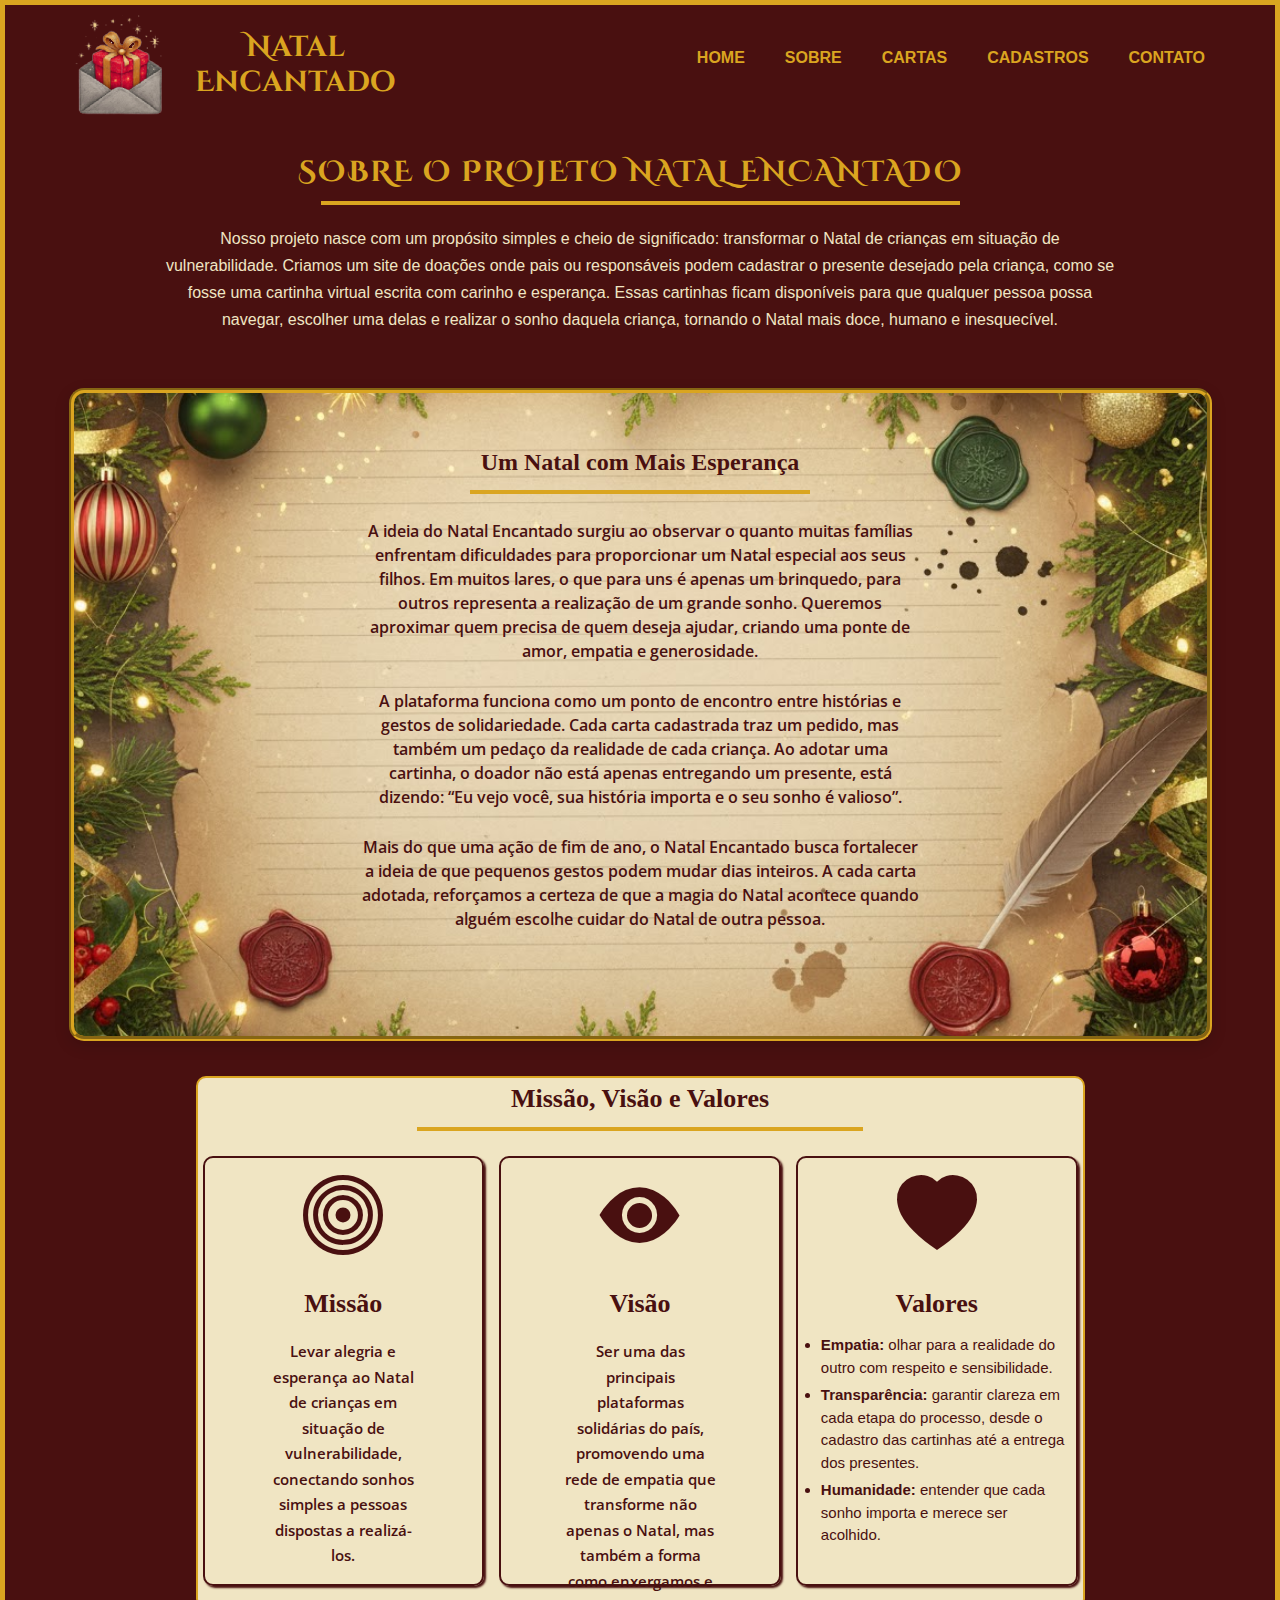
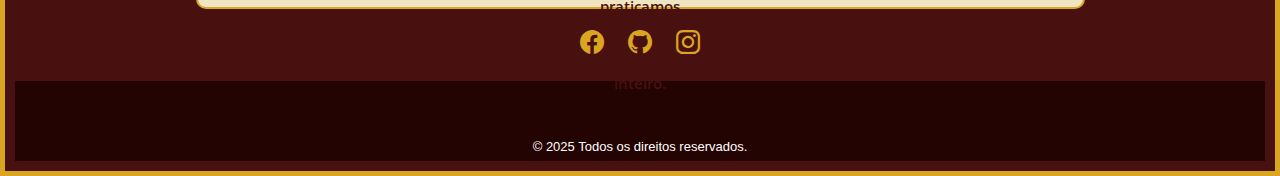
<file: sobre.html>
<!DOCTYPE html>
<html lang="pt-BR">
  <head>
    <meta charset="UTF-8" />
    <meta name="viewport" content="width=device-width, initial-scale=1.0" />
    <link
      rel="stylesheet"
      href="https://stackpath.bootstrapcdn.com/bootstrap/4.0.0/css/bootstrap.min.css"
    />
    <link
      rel="stylesheet"
      href="https://cdnjs.cloudflare.com/ajax/libs/font-awesome/6.5.0/css/all.min.css"
    />
    <link
      rel="stylesheet"
      href="https://cdn.jsdelivr.net/npm/bootstrap-icons@1.11.3/font/bootstrap-icons.css"
    />
    <link rel="stylesheet" href="./style/style.css" />
    <link rel="stylesheet" href="./style/sobre.css" />
    <link
      rel="shortcut icon"
      href="./logotipo/favicon.ico"
      type="image/x-icon"
    />
    <title>Natal Encantado</title>
  </head>

  <body>
    <div id="interface">
      <header id="cabecalho">
        <div id="cabecalho-logotipo">
          <img
            id="cabecalho-logotipo-img"
            src="./logotipo/logotipo.png"
            alt="Logotipo da página"
          />
          <h1>
            Natal <br />
            Encantado
          </h1>
        </div>
        <nav id="cabecalho-menu">
          <h1>Menu Principal</h1>
          <ul>
            <li><a href="index.html">Home</a></li>
            <li><a href="sobre.html" class="active">Sobre</a></li>
            <li><a href="cartas.html">Cartas</a></li>
            <li><a href="cadastro.html">Cadastros</a></li>
            <li><a href="#rodape">Contato</a></li>
          </ul>
        </nav>
      </header>

      <main>
        <h1 class="titulo-sobre">Sobre o Projeto Natal Encantado</h1>
        <hr>
        <div class="sobre-resumo">
          Nosso projeto nasce com um propósito simples e cheio de significado:
          transformar o Natal de crianças em situação de vulnerabilidade.
          Criamos um site de doações onde pais ou responsáveis podem cadastrar o
          presente desejado pela criança, como se fosse uma cartinha virtual
          escrita com carinho e esperança. Essas cartinhas ficam disponíveis
          para que qualquer pessoa possa navegar, escolher uma delas e realizar
          o sonho daquela criança, tornando o Natal mais doce, humano e
          inesquecível.
        </div>

        <section id="parte3">
          <div class="carta">
            <div class="texto-carta">
              <h2>Um Natal com Mais Esperança</h2>
              <hr />
              <p>
                A ideia do Natal Encantado surgiu ao observar o quanto muitas
                famílias enfrentam dificuldades para proporcionar um Natal
                especial aos seus filhos. Em muitos lares, o que para uns é
                apenas um brinquedo, para outros representa a realização de um
                grande sonho. Queremos aproximar quem precisa de quem deseja
                ajudar, criando uma ponte de amor, empatia e generosidade.
              </p>
              <p>
                A plataforma funciona como um ponto de encontro entre histórias
                e gestos de solidariedade. Cada carta cadastrada traz um pedido,
                mas também um pedaço da realidade de cada criança. Ao adotar uma
                cartinha, o doador não está apenas entregando um presente, está
                dizendo: “Eu vejo você, sua história importa e o seu sonho é
                valioso”.
              </p>
              <p>
                Mais do que uma ação de fim de ano, o Natal Encantado busca
                fortalecer a ideia de que pequenos gestos podem mudar dias
                inteiros. A cada carta adotada, reforçamos a certeza de que a
                magia do Natal acontece quando alguém escolhe cuidar do Natal de
                outra pessoa.
              </p>
            </div>
          </div>
        </section>

        <section id="parte-mvv">
          <div id="quadro2">
            <h2>Missão, Visão e Valores</h2>
            <hr />
            <div class="container-icones">
              <figure class="container-icones-qd">
                <i class="bi bi-bullseye"></i>
                <figcaption class="texto-explicativo">
                  <h2>Missão</h2>
                  <p>
                    Levar alegria e esperança ao Natal de crianças em situação
                    de vulnerabilidade, conectando sonhos simples a pessoas
                    dispostas a realizá-los.
                  </p>
                </figcaption>
              </figure>

              <figure class="container-icones-qd">
                <i class="bi bi-eye-fill"></i>
                <figcaption class="texto-explicativo">
                  <h2>Visão</h2>
                  <p>
                    Ser uma das principais plataformas solidárias do país,
                    promovendo uma rede de empatia que transforme não apenas o
                    Natal, mas também a forma como enxergamos e praticamos
                    solidariedade durante o ano inteiro.
                  </p>
                </figcaption>
              </figure>

              <figure class="container-icones-qd">
                <i class="bi bi-heart-fill"></i>
                <figcaption class="texto-explicativo">
                  <h2>Valores</h2>
                  <ul class="valores-lista">
                    <li>
                      <strong>Empatia:</strong> olhar para a realidade do outro
                      com respeito e sensibilidade.
                    </li>
                    <li>
                      <strong>Transparência:</strong> garantir clareza em cada
                      etapa do processo, desde o cadastro das cartinhas até a
                      entrega dos presentes.
                    </li>
                    <li>
                      <strong>Humanidade:</strong> entender que cada sonho
                      importa e merece ser acolhido.
                    </li>
                  </ul>
                </figcaption>
              </figure>
            </div>
          </div>
        </section>
      </main>

      <footer id="rodape">
        <p>
          <a href="https://www.facebook.com/?locale=pt_BR" target="_blank"
            ><i class="bi bi-facebook"></i
          ></a>
          <a href="https://github.com/signup" target="_blank"
            ><i class="bi bi-github"></i
          ></a>
          <a href="https://www.instagram.com/" target="_blank"
            ><i class="bi bi-instagram"></i
          ></a>
        </p>
        <div id="rodape2">
          <span class="rodape2-texto"
            >&copy; 2025 Todos os direitos reservados.</span
          >
        </div>
      </footer>
    </div>

    <script src="https://code.jquery.com/jquery-3.2.1.slim.min.js"></script>
    <script src="https://cdnjs.cloudflare.com/ajax/libs/popper.js/1.12.9/umd/popper.min.js"></script>
    <script src="https://maxcdn.bootstrapcdn.com/bootstrap/4.0.0/js/bootstrap.min.js"></script>
  </body>
</html>
</file>
<file: style/style.css>
@import url("https://fonts.googleapis.com/css2?family=Calligraffitti&family=Cinzel+Decorative&family=Open+Sans:ital,wght@0,300..800;1,300..800&display=swap");
* {
  margin: 0;
  padding: 0;
  text-decoration: none;
  box-sizing: border-box;
}
body {
  background: #491010;
}
#interface {
  width: 100%;
  margin: auto;
  border: #daa520 5px solid;
  box-sizing: border-box;
}
#cabecalho {
  display: flex;
  background: #491010;
  height: auto;
  align-items: center;
  justify-content: space-between;
  box-sizing: border-box;
}
#cabecalho-menu ul {
  list-style: none;
  text-transform: uppercase;
  height: auto;
  display: flex;
  justify-content: space-around;
  margin-right: 50px;
}
#cabecalho-menu li {
  background-color: #491010;
  padding: 20px;
  transition: background-color 0.5s;
}
#cabecalho-menu li:hover {
  background-color: #3b0c0c;
}
#cabecalho-menu h1 {
  display: none;
}
#cabecalho-menu a {
  color: #daa520;
  text-decoration: none;
  font-weight: bolder;
}
#cabecalho-menu a:hover {
  color: #daa520;
  text-decoration: underline;
}
#cabecalho-logotipo {
  display: flex;
  align-items: center;
  margin: 5px 0 5px 20px;
  padding: 5px 0 5px 20px;
}
.carousel-inner {
  background: #491010;
}
.carousel-item {
  height: 80vh;
}
.carousel-item img.carousel-img {
  width: 100%;
  height: 100%;
  object-fit: cover;
  object-position: 50% 30%;
}
.texto-banner {
  font-size: 4rem;
  color: #f0c505;
  text-shadow: 0 0 8px rgba(0, 0, 0, 0.8), 0 0 15px rgba(0, 0, 0, 0.9);
}
h1 {
  font-family: "Cinzel Decorative", serif;
  text-align: center;
  font-size: 1.8rem;
  color: #daa520;
  font-weight: bolder;
  margin: 5px 10px 5px 0;
  padding: 5px 10px 5px 0;
}
h2 {
  font-family: "Calligraffitti";
  text-align: center;
  font-size: 1.5rem;
  color: #491010;
  font-weight: bolder;
  padding: 5px;
}
h3 {
  font-family: "Open Sans", sans-serif;
  text-align: center;
  font-size: 1.3rem;
  color: #daa520;
  font-weight: bolder;
  padding: 5px;
}
p {
  margin-left: 50px;
  margin-right: 50px;
  padding: 5px;
  font-family: "Open Sans", sans-serif;
  font-weight: 600;
  color: #491010;
}
hr {
  width: 50%;
  margin: auto;
  margin-bottom: 20px;
  border: 2px solid #daa520;
}
#parte1 {
  background: #491010;
  color: #daa520;
  padding: 20px;
  font-weight: 600;
}
#parte2 {
  background-color: #491010;
  padding: 20px;
  font-weight: 600;
}
#parte3 {
  background: #491010;
  padding: 20px 0;
}
.carta {
  background-image: url("../fundo/fundo-carta-9.jpg");
  background-size: cover;
  background-repeat: no-repeat;
  background-position: center;
  width: 90%;
  max-width: 100%;
  margin: auto;
  padding: 50px;
  border: #daa520 5px groove;
  box-shadow: 0 5px 15px rgba(0, 0, 0, 0.15);
  border-radius: 15px;
  text-align: center;
}
.texto-carta {
  width: 65%;
  text-align: center;
  margin: auto;
  margin-bottom: 50px;
}
#quadro1 {
  background: #f0e5c3;
  width: 80%;
  align-items: center;
  justify-content: center;
  margin: auto;
  border: #daa520 2px solid;
  border-radius: 10px;
}
#quadro2 {
  background: #f0e5c3;
  width: 70%;
  align-items: center;
  justify-content: center;
  margin: auto;
  border: #daa520 2px solid;
  border-radius: 10px;
}
#quadro3 {
  background: #f0e5c3;
  width: 90%;
  align-items: center;
  justify-content: center;
  margin: auto;
  border: #daa520 2px solid;
  border-radius: 10px;
}
.container-icones {
  display: flex;
  justify-content: space-evenly;
  align-items: stretch;
  gap: 15px;
  padding: 5px;
  box-sizing: border-box;
}
.container-icones-qd {
  border: 2px solid #491010;
  box-shadow: 2px 2px 2px #491010;
  text-align: center;
  transition: transform 0.3s, box-shadow 0.3s;
  box-sizing: border-box;
  border-radius: 10px;
  width: 350px;
  height: 430px;
}
.container-icones-qd:hover {
  transform: scale(1.05);
  box-shadow: 2px 2px 3px #491010;
}
.container-icones-qdi {
  border: 2px solid #daa520;
  box-shadow: 2px 2px 2px #daa520;
  text-align: center;
  background: #491010;
  transition: transform 0.3s, box-shadow 0.3s;
  box-sizing: border-box;
  border-radius: 10px;
  padding: 15px;
  width: 90%;
  max-width: 600px;
  height: 100%;
  max-height: 1000px;
}
.container-icones-qdi:hover {
  transform: scale(1.05);
  box-shadow: 2px 2px 3px #daa520;
}
.container-icones-qdi .texto-explicativo h2 {
  font-size: 1.5rem;
  color: #daa520;
  margin-bottom: 10px;
}
.container-icones-qdi i {
  font-size: 8rem;
  color: #daa520;
  padding: 10px;
}
.container-icones-qdj {
  border: 2px solid #491010;
  box-shadow: 2px 2px 2px #491010;
  text-align: center;
  transition: transform 0.3s, box-shadow 0.3s;
  box-sizing: border-box;
  border-radius: 10px;
  width: 90%;
  max-width: 380px;
  height: 420px;
  padding: 5px;
  flex-grow: 1;
}
.container-icones-qdj:hover {
  transform: scale(1.02);
  box-shadow: 2px 2px 3px #491010;
}
.imagem-icone {
  max-width: 100%;
  height: auto;
}
i {
  font-size: 5rem;
  color: #491010;
  padding: 10px;
}
.texto-explicativo {
  padding: 5px;
  color: #491010;
}
.texto-impacto {
  font-family: "Open Sans", sans-serif;
  font-size: 1.2rem;
  font-weight: bold;
  color: #daa520;
}

.descritivo {
  color: #491010;
  font-family: "Open Sans", sans-serif;
  font-weight: 600;
}
.rena1 {
  width: 90%;
  max-width: 500px;
  height: auto;
}
.botao {
  text-align: center;
}
.botao1 {
  background-color: #daa520;
  text-align: center;
  height: 50px;
  border-radius: 10px;
  color: #491010;
  font-weight: bold;
  margin-top: 20px;
  border: #491010 2px solid;
  margin-bottom: 20px;
}
.botao2 {
  background-color: #491010;
  text-align: center;
  height: 50px;
  border-radius: 10px;
  color: #daa520;
  font-weight: bold;
  margin-top: 20px;
  border: #daa520 2px solid;
}
.botao1 a {
  color: #491010;
  text-decoration: none;
}
.botao2 a {
  color: #daa520;
  text-decoration: none;
}
button {
  display: block;
  width: 200px;
  height: 40px;
  margin: auto;
  margin-top: 10px;
}
button a {
  color: #ffffff;
  text-decoration: none;
}
button a:hover {
  color: #ffffff;
  text-decoration: none;
}
.botao1:hover {
  background-color: #f5b107;
}
.botao2:hover {
  background-color: #2c0606;
}
.icone-imagem {
  display: flex;
  flex-direction: column;
  justify-content: center;
  align-items: center;
}
.imagem-sobreposta1 {
  width: 140px;
  height: auto;
}
#rodape {
  background-color: #491010;
  color: white;
  padding: 10px;
  text-align: center;
}
#rodape i {
  color: #daa520;
  font-size: 1.5rem;
}
#rodape2 {
  background-color: #240303;
  padding: 5px;
  margin-top: 5px;
  display: flex;
  justify-content: center;
  align-items: flex-end;
  height: 80px;
}
.rodape2-texto {
  font-size: small;
}
</file>
<file: style/cadastro.css>
@import url("https://fonts.googleapis.com/css2?family=Calligraffitti&family=Cinzel+Decorative&family=Open+Sans:ital,wght@0,300..800;1,300..800&display=swap");

#cadastro-main {
  background-color: #f0e5c3;
  padding: 40px 20px;
  min-height: calc(100vh - 100px);
}
#cadastro-container {
  max-width: 800px;
  margin: 0 auto;
  padding: 30px;
  background-color: #ffffff;
  border: 5px solid #daa520;
  border-radius: 15px;
  box-shadow: 0 4px 8px rgba(0, 0, 0, 0.1);
}
.titulo-principal {
  font-family: "Cinzel Decorative", serif;
  color: #491010;
  font-size: 2.5rem;
  margin-bottom: 10px;
  text-align: center;
}
#cadastro-container hr {
  border-color: #daa520;
  width: 80%;
  margin-bottom: 30px;
}
#opcoes-cadastro {
  display: flex;
  justify-content: center;

  gap: 20px;
  flex-wrap: wrap;
  margin-bottom: 30px;
}
.btn-opcao {
  display: flex;
  align-items: center;
  justify-content: center;
  gap: 8px;
  width: auto;
  background-color: #daa520;
  color: #491010;
  border: 2px solid #491010;
  font-weight: bold;
  padding: 10px 20px;
  transition: all 0.3s ease;
  font-family: "Open Sans", sans-serif;
}
.btn-opcao:hover {
  background-color: #491010;
  color: #daa520;
  border-color: #daa520;
}
.btn-opcao i {
  transition: color 0.3s ease;
}
.btn-opcao:hover i {
  color: #daa520;
}

.btn-opcao.active {
  background-color: #491010;
  color: #daa520;
  border-color: #daa520;
  box-shadow: 0 0 10px rgba(218, 165, 32, 0.7);
}
.btn-opcao.active i {
  color: #daa520;
}

.btn-opcao i {
  font-size: 1.2rem;
}
.form-cadastro {
  padding: 20px;
  border: 1px solid #ccc;
  border-radius: 10px;
  background-color: #f9f9f9;
}
.form-cadastro.hidden {
  display: none;
}
.form-cadastro.active {
  display: block;
}

.form-titulo {
  font-family: "Calligraffitti", cursive;
  color: #491010;
  font-size: 2rem;
  margin-bottom: 20px;
  text-align: center;
}
.form-descricao {
  font-family: "Open Sans", sans-serif;
  color: #491010;
  text-align: center;
  margin-bottom: 20px;
  padding: 0 10px;
}
.form-group label {
  font-family: "Open Sans", sans-serif;
  font-weight: 600;
  color: #491010;
}
.form-control {
  border: 1px solid #daa520;
  background-color: #ffffff;
  color: #491010;
  box-shadow: inset 0 1px 1px rgba(0, 0, 0, 0.075);
}
.form-control::placeholder {
  color: #aaa;
}

.form-control:focus {
  border-color: #491010;
  box-shadow: 0 0 8px rgba(73, 16, 16, 0.6);
}

.btn-submit {
  background-color: #491010;
  color: #daa520;
  border: none;
  font-weight: bold;
  padding: 10px 25px;
  margin-top: 15px;
  transition: background-color 0.3s ease, color 0.3s ease;
  display: block;
  width: 100%;
  max-width: 250px;
  margin-left: auto;
  margin-right: auto;
}

.btn-submit:hover {
  background-color: #daa520;
  color: #491010;
  border: 1px solid #491010;
}

@media (max-width: 600px) {
  #opcoes-cadastro {
    flex-direction: column;
  }
  .btn-opcao {
    width: auto;
    width: 100%;
  }
  #cadastro-container {
    padding: 20px;
  }
}
</file>
<file: style/cartas.css>
.titulo-carta {
  text-transform: uppercase; 
  letter-spacing: 2px;  
}
.cartas {
  display: flex;
  align-items: center;
  gap: 5px;
}
.pedido {
  text-align: center;
  color: #daa520;
  display: block;
  font-weight: 600;
  font-family: "Open Sans", sans-serif;
}
.pergaminho {
  background-image: url("../fundo/pergaminho3.jpg");
  background-size: cover;
  background-repeat: no-repeat;
  background-position: center;
  color: #491010;
  width: 100%;
  max-width: 900px;
  margin: 20px auto;
  padding: 30px;
  border: 8px solid #daa520;
  border-radius: 20px;
}
input,
textarea {
  width: 100%;
  padding: 10px;
  margin: 0px auto;
  border: 2px dashed #daa520;
  border-radius: 10px;
  font-size: 18px;
  color: #491010;
  background: transparent;
  text-align: center;
  justify-content: center;
  font-weight: bolder;
}
label {
  display: block;
  text-align: center;
  font-weight: bolder;
  margin-top: 50px;
}
.rena-carta {
  width: 90%;
  max-width: 330px;
  height: auto;
}
.presente {
  border: 2px dashed #daa520;
  border-radius: 5px;
  padding: 5px;
  background-color: #f1d788;
  width: 90%;
  margin: auto;
}
.presente i {
  font-size: 1rem;
}
.container-icones-qdp {
  border: 2px solid #491010;
  box-shadow: 2px 2px 2px #491010;
  text-align: center;
  transition: transform 0.3s, box-shadow 0.3s;
  box-sizing: border-box;
  border-radius: 10px;
  width: 350px;
  height: 470px;
}
.container-icones-qdp:hover {
  background-image: url("../fundo/pergaminho3.jpg");
  background-size: cover;
  background-repeat: no-repeat;
  background-position: center;
  transform: scale(1.05);
  box-shadow: 2px 2px 3px #491010;
}
.di {
  border-radius: 10px;
  color: green;
  background-color: rgb(147, 226, 147);
  width: 60%;
  margin: auto;
}
.in {
  border-radius: 10px;
  color: red;
  background-color: rgb(238, 137, 137);
  width: 60%;
  margin: auto;
}
.formulario-presente {
  display: flex;
  justify-content: center;
  align-items: center;
  width: 100%;
}
</file>
<file: style/impacto.css>
@charset "UTF-8";

@import url("https://fonts.googleapis.com/css2?family=Calligraffitti&family=Cinzel+Decorative&family=Open+Sans:ital,wght@0,300..800;1,300..800&display=swap");

:root {
  --cor-vinho-fundo: #491010;
  --cor-creme-card: #fff8e1;
  --cor-dourado-texto: #daa520;
  --cor-vinho-texto: #491010;
  --cor-barra-amarela: #ffd700;
  --cor-barra-vermelha: #a83232;
  --cor-barra-dourada: #daa520;
  --cor-barra-vinho: #491010;
  --cor-trilho-barra: #e0e0e0;
  --cor-alerta: #d9534f;
}

#conteudo-impacto {
  background-color: var(--cor-vinho-fundo);
  padding: 60px 0;
  min-height: 80vh;
  display: flex;
  flex-direction: column;
  gap: 50px;
}

.titulo-pagina-impacto {
  text-align: center;
  margin-bottom: 20px;
}

.titulo-pagina-impacto h1 {
  font-family: "Cinzel Decorative", serif;
  color: var(--cor-dourado-texto);
  font-size: 3rem;
  margin-bottom: 10px;
  text-transform: uppercase;
}

.titulo-pagina-impacto .subtitulo {
  font-family: "Open Sans", sans-serif;
  color: #e0e0e0;
  font-size: 1.6rem;
  font-weight: 300;
}

.container-card-impacto1,
.container-card-impacto,
.container-card-impacto3 {
  width: 90%;
  max-width: 1000px;
  margin: 0 auto;
  background-color: var(--cor-creme-card);
  border-radius: 15px;
  padding: 60px;
  box-shadow: 0 10px 25px rgba(0, 0, 0, 0.2);
  border: 2px solid var(--cor-dourado-texto);
}
.container-card-impacto1 {
  border: 5px solid var(--cor-dourado-texto);
  background-image: url("../fundo/fundo-impacto.png");
  background-size: cover;
  background-repeat: no-repeat;
  background-position: center;
}
.container-card-impacto3 {
  background-image: url("../fundo/fundo-impacto2.png");
  background-size: cover;
  background-repeat: no-repeat;
  background-position: center;
}

.titulo-card-topo {
  font-family: "Cinzel Decorative", serif;
  color: var(--cor-vinho-texto);
  text-align: center;
  font-size: 2.4rem;
  margin-bottom: 50px;
  border-bottom: 3px solid var(--cor-dourado-texto);
  display: inline-block;
  padding-bottom: 15px;
  position: relative;
  left: 50%;
  transform: translateX(-50%);
}

.conteudo-centralizado {
  max-width: 850px;
  margin: 0 auto;
  text-align: center;
}

.titulo-secao-icone {
  font-family: "Calligraffitti", cursive;
  color: var(--cor-vinho-texto);
  font-size: 2.8rem;
  margin-bottom: 35px;
  display: flex;
  align-items: center;
  justify-content: center;
  gap: 20px;
}

.texto-corrido {
  font-family: "Open Sans", sans-serif;
  color: var(--cor-vinho-texto);
  font-size: 1.3rem;
  line-height: 1.9;
  margin-bottom: 25px;
}

.texto-corrido.destaque {
  font-weight: 800;
  color: var(--cor-vinho-texto);
  background-color: rgba(255, 255, 255, 0.5);
  backdrop-filter: blur(5px);
  padding: 25px;
  border-radius: 12px;
  font-size: 1.4rem;
  border: 3px solid rgba(236, 191, 67, 0.219);
  box-shadow: 0 4px 10px rgba(0, 0, 0, 0.2);
}

.grid-impacto {
  display: flex;
  flex-wrap: wrap;
  gap: 60px;
  justify-content: center;
}

.coluna-card1 {
  background-image: url("../fundo/fundo-impacto4.png");
  background-size: cover;
  background-repeat: no-repeat;
  background-position: center;
  flex: 1 1 420px;
  display: flex;
  flex-direction: column;
  align-items: center;
  border-radius: 10px;
  padding: 40px 25px;
  box-shadow: 0 5px 15px rgba(0, 0, 0, 0.1);
  border: 1px solid #e0e0e0;
  transition: transform 0.3s, box-shadow 0.3s;
}

.coluna-card2 {
  background-image: url("../fundo/fundo-impacto3.png");
  background-size: cover;
  background-repeat: no-repeat;
  background-position: center;
  flex: 1 1 420px;
  display: flex;
  flex-direction: column;
  align-items: center;
  border-radius: 10px;
  padding: 40px 25px;
  box-shadow: 0 5px 15px rgba(0, 0, 0, 0.1);
  border: 1px solid #e0e0e0;
  transition: transform 0.3s, box-shadow 0.3s;
}

.coluna-card1:hover,
.coluna-card2:hover {
  transform: translateY(-5px);
  box-shadow: 0 8px 20px rgba(0, 0, 0, 0.15);
}

.subtitulo-icone {
  font-family: "Open Sans", sans-serif;
  font-weight: 700;
  color: var(--cor-vinho-texto);
  font-size: 1.6rem;
  margin-bottom: 35px;
  display: flex;
  align-items: center;
  gap: 15px;
  text-transform: uppercase;
  text-align: center;
}

.icone-dourado {
  color: var(--cor-dourado-texto);
  font-size: 2.5rem;
}

.icone-vinho {
  color: var(--cor-vinho-texto);
  font-size: 2.5rem;
}

.icone-amarelo {
  color: #ffd700;
  font-size: 1.8rem;
}

.icone-vermelho {
  color: #a83232;
  font-size: 1.8rem;
}

.grafico-rosca-container {
  margin: 30px 0;
}
.grafico-rosca {
  width: 240px;
  height: 240px;
  border-radius: 50%;
  display: flex;
  justify-content: center;
  align-items: center;
  position: relative;
  background: conic-gradient(var(--cor-vinho-texto) 0% 45%, #e6d5b8 45% 100%);
}
.grafico-rosca::after {
  content: "";
  position: absolute;
  width: 180px;
  height: 180px;
  background-color: #ffffff;
  border-radius: 50%;
}
.texto-centro-grafico {
  position: relative;
  z-index: 2;
  font-family: "Open Sans", sans-serif;
  font-size: 3.5rem;
  font-weight: 800;
  color: var(--cor-vinho-texto);
}

.texto-descritivo {
  font-family: "Open Sans", sans-serif;
  color: var(--cor-vinho-texto);
  text-align: center;
  font-weight: 600;
  line-height: 1.6;
  max-width: 380px;
  margin-top: 25px;
  font-size: 1.2rem;
}

.grupo-barra-progresso {
  width: 100%;
  margin-bottom: 25px;
}
.label-barra {
  display: flex;
  align-items: center;
  gap: 12px;
  margin-bottom: 12px;
  font-family: "Open Sans", sans-serif;
  font-weight: 700;
  color: var(--cor-vinho-texto);
  font-size: 1.3rem;
}

.conteudo-centralizado.largura-media {
  max-width: 750px;
  display: flex;
  flex-wrap: wrap;
  gap: 30px;
  justify-content: center;
}

.coluna-card3,
.coluna-card4 {
  background-image: url("../fundo/pergaminho3.jpg");
  background-size: cover;
  background-repeat: no-repeat;
  background-position: center;
  flex: 1 1 320px;
  display: flex;
  flex-direction: column;
  align-items: center;
  border-radius: 10px;
  padding: 40px 25px;
  box-shadow: 0 5px 15px rgba(0, 0, 0, 0.1);
  border: 1px solid var(--cor-dourado-texto);
  transition: transform 0.3s, box-shadow 0.3s;
}

.coluna-card3:hover,
.coluna-card4:hover {
  transform: scale(1.05);
  box-shadow: 0 12px 24px rgba(0, 0, 0, 0.25);
  z-index: 10;
}

.item-meta {
  width: 100%;
  height: 100%;
  display: flex;
  flex-direction: column;
  justify-content: space-between;
}

.cabecalho-meta {
  display: flex;
  flex-direction: column;
  align-items: center;
  margin-bottom: 25px;
  font-family: "Open Sans", sans-serif;
  font-weight: 800;
  color: var(--cor-vinho-texto);
  font-size: 1.4rem;
  width: 100%;
}
.cabecalho-meta .titulo-meta {
  margin-bottom: 5px;
  display: flex;
  flex-direction: column;
  align-items: center;
  text-align: center;
}
.cabecalho-meta .valor-meta {
  font-size: 1.8rem;
  font-weight: 800;
}

.meta-conteudo {
  display: flex;
  flex-direction: column;
  justify-content: flex-end;
  flex-grow: 1;
  width: 100%;
  margin-top: 0;
}

.trilho-barra {
  width: 100%;
  height: 40px;
  background-color: var(--cor-trilho-barra);
  border-radius: 25px;
  overflow: hidden;
  margin-bottom: 25px;
  border: 1px solid rgba(0, 0, 0, 0.1);
  box-shadow: inset 0 1px 3px rgba(0, 0, 0, 0.1);
}
.trilho-barra.grosso {
  height: 50px;
}

.preenchimento-barra {
  height: 100%;
  display: flex;
  align-items: center;
  justify-content: center;
  padding-left: 0;
  border-radius: 25px;
}

.texto-barra {
  font-family: "Open Sans", sans-serif;
  font-weight: 700;
  font-size: 1rem;
  color: var(--cor-vinho-texto);
  white-space: nowrap;
}

.texto-barra-interno {
  font-family: "Open Sans", sans-serif;
  font-weight: 700;
  font-size: 1.2rem;
  color: #ffffff !important;
  white-space: nowrap;
}

.barra-amarela {
  background-color: var(--cor-barra-amarela);
}
.barra-vermelha {
  background-color: var(--cor-barra-vermelha);
}
.barra-dourada {
  background-color: var(--cor-barra-dourada);
}
.barra-vinho {
  background-color: var(--cor-barra-vinho);
}

.alerta-meta {
  color: var(--cor-alerta);
  font-weight: 700;
  text-align: center;
  margin-top: 10px;
  font-family: "Open Sans", sans-serif;
  font-size: 1.2rem;
  display: flex;
  flex-direction: column;
  align-items: center;
}

.alerta-titulo-icone {
  display: block;
  text-align: center;
  margin-bottom: 5px;
}

.alerta-contagem {
  display: block;
  text-align: center;
  font-weight: 600;
}

.info-meta {
  color: var(--cor-vinho-texto);
  font-weight: 600;
  text-align: center;
  margin-top: 10px;
  font-family: "Open Sans", sans-serif;
  font-size: 1.2rem;
  display: block;
}

.alerta-meta i {
  font-size: 1.1rem;
  margin-bottom: 0;
}

.cabecalho-meta .titulo-meta i {
  font-size: 2rem;
}

.largura-95 {
  width: 95%;
}

.largura-40 {
  width: 40%;
}

.largura-45 {
  width: 45%;
}

.largura-66 {
  width: 66%;
}

.container-botao {
  margin-top: 50px;
}

.botao-adotar {
  display: inline-block;
  background-color: var(--cor-dourado-texto);
  color: var(--cor-vinho-texto);
  padding: 22px 55px;
  font-family: "Open Sans", sans-serif;
  font-weight: 800;
  font-size: 1.5rem;
  text-transform: uppercase;
  border-radius: 55px;
  text-decoration: none;
  transition: transform 0.2s, box-shadow 0.2s;
  box-shadow: 0 5px 15px rgba(0, 0, 0, 0.2);
}

.botao-adotar:hover {
  transform: scale(1.05);
  box-shadow: 0 8px 20px rgba(0, 0, 0, 0.3);
  color: var(--cor-vinho-texto);
}
</file>
<file: style/sobre.css>
main {
  text-align: center;
}

h1.titulo-sobre {
  font-family: "Cinzel Decorative", serif;
  margin-top: 25px;
  margin-bottom: 5px;
  text-transform: uppercase; 
  letter-spacing: 2px;  
}

.subtitulo-sobre {
  display: block;
  margin-bottom: 35px;
  font-size: 18px;
}

.sobre-resumo {
  max-width: 950px;
  margin: 0 auto 35px auto;
  color: #f0e5c3;
  font-size: 16px;
  line-height: 1.7;
}

#parte-mvv {
  margin-top: 15px;
}

#parte-mvv h2 {
  font-size: 26px;
}

.container-icones-qd p {
  margin-top: 10px;
  margin-bottom: 0;
  line-height: 1.7;
  font-size: 15px;
}

.valores-lista {
  text-align: left;
  margin-top: 10px;
  padding-left: 18px;
  font-size: 15px;
}

.valores-lista li {
  margin-bottom: 5px;
}

#parte-quem {
  margin-top: 25px;
}

#parte-quem h2 {
  font-size: 26px;
}

.sobre-quem-texto {
  max-width: 950px;
  margin: 0 auto;
  color: #491010;
  line-height: 1.8;
  font-size: 16px;
}
</file>
